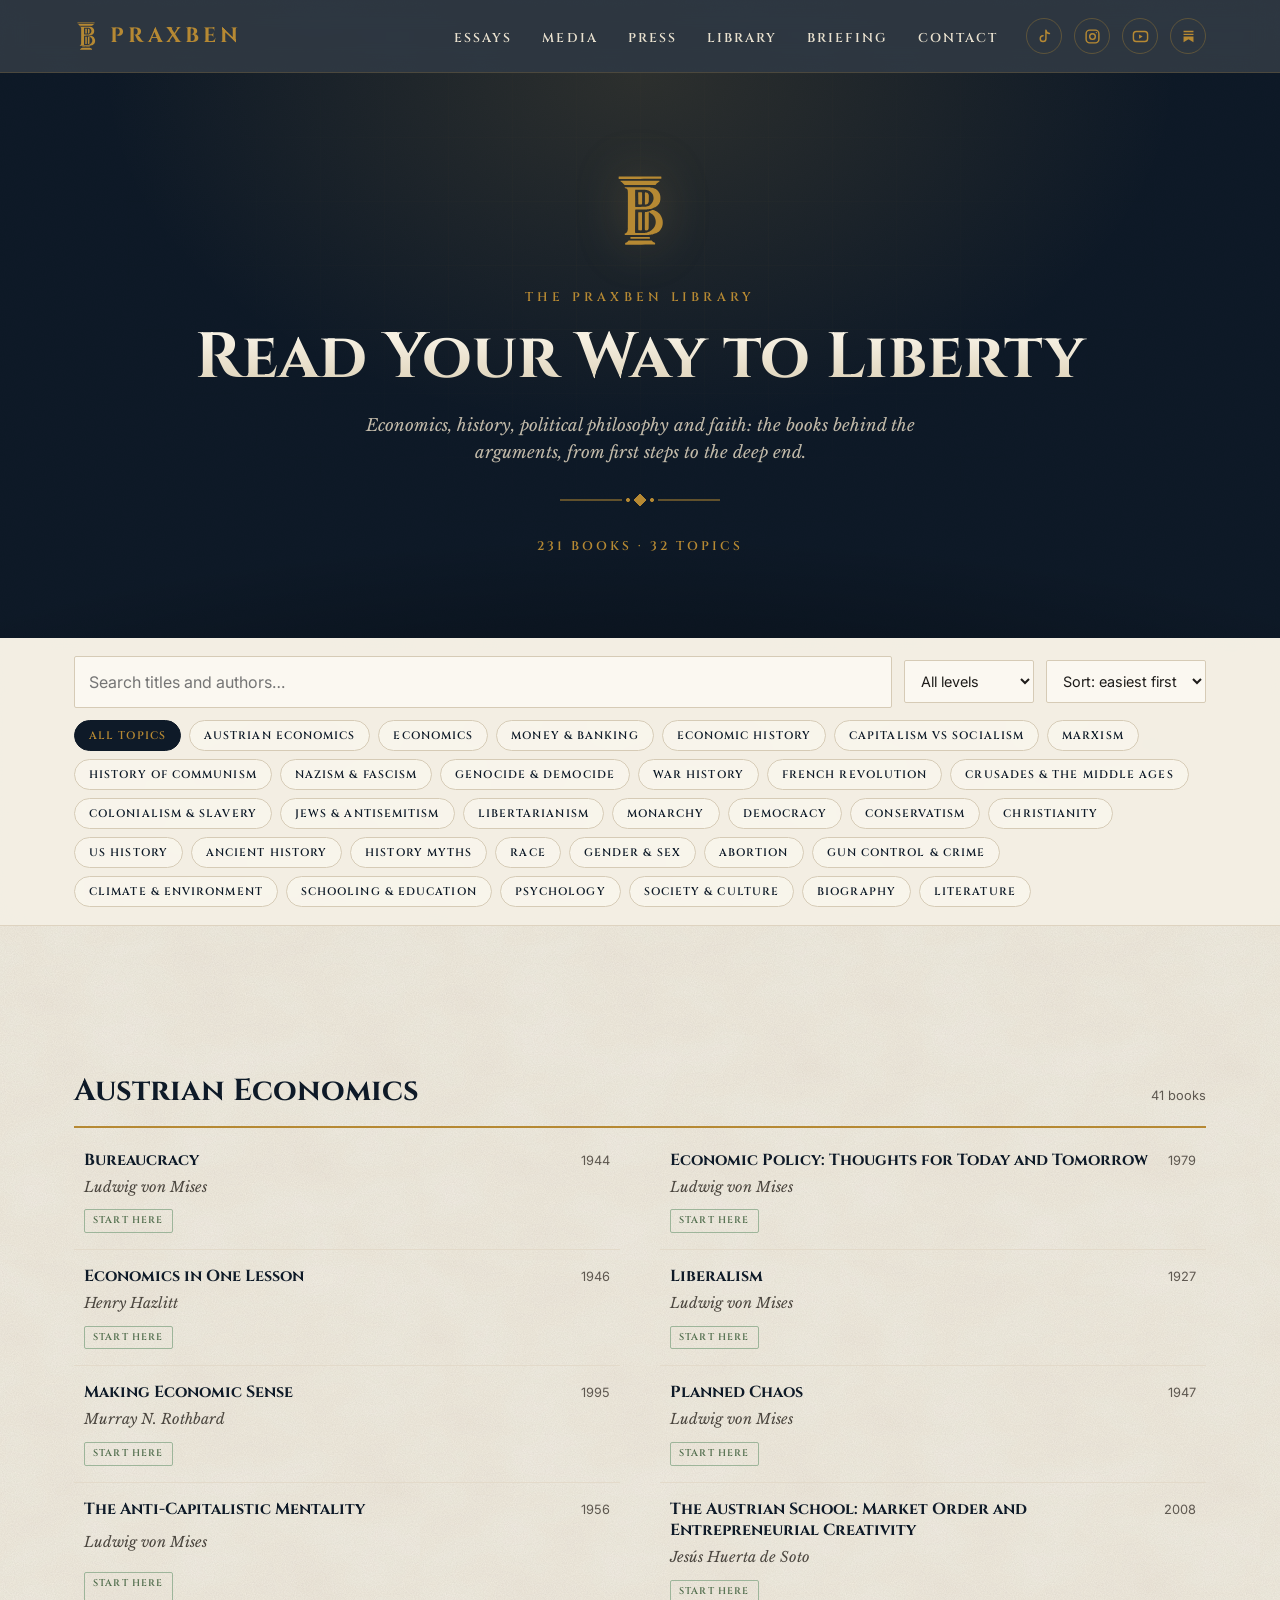
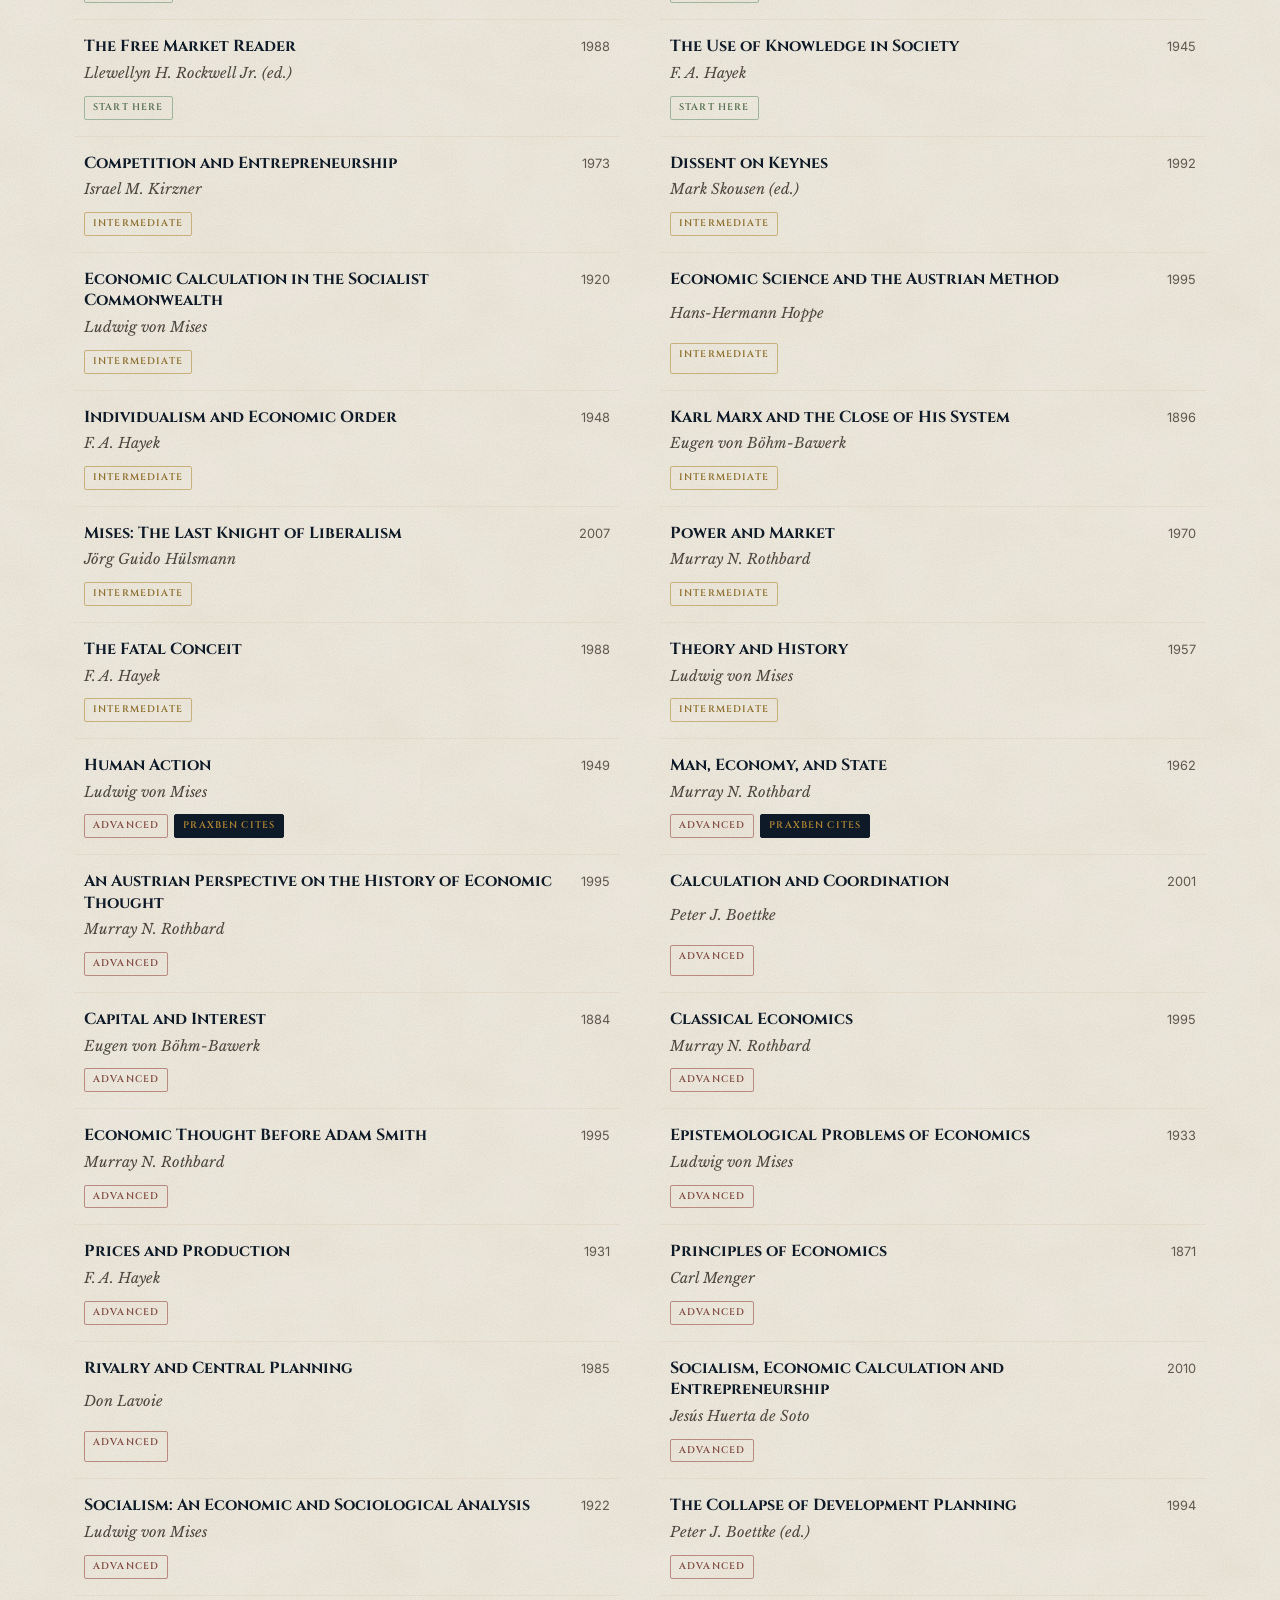
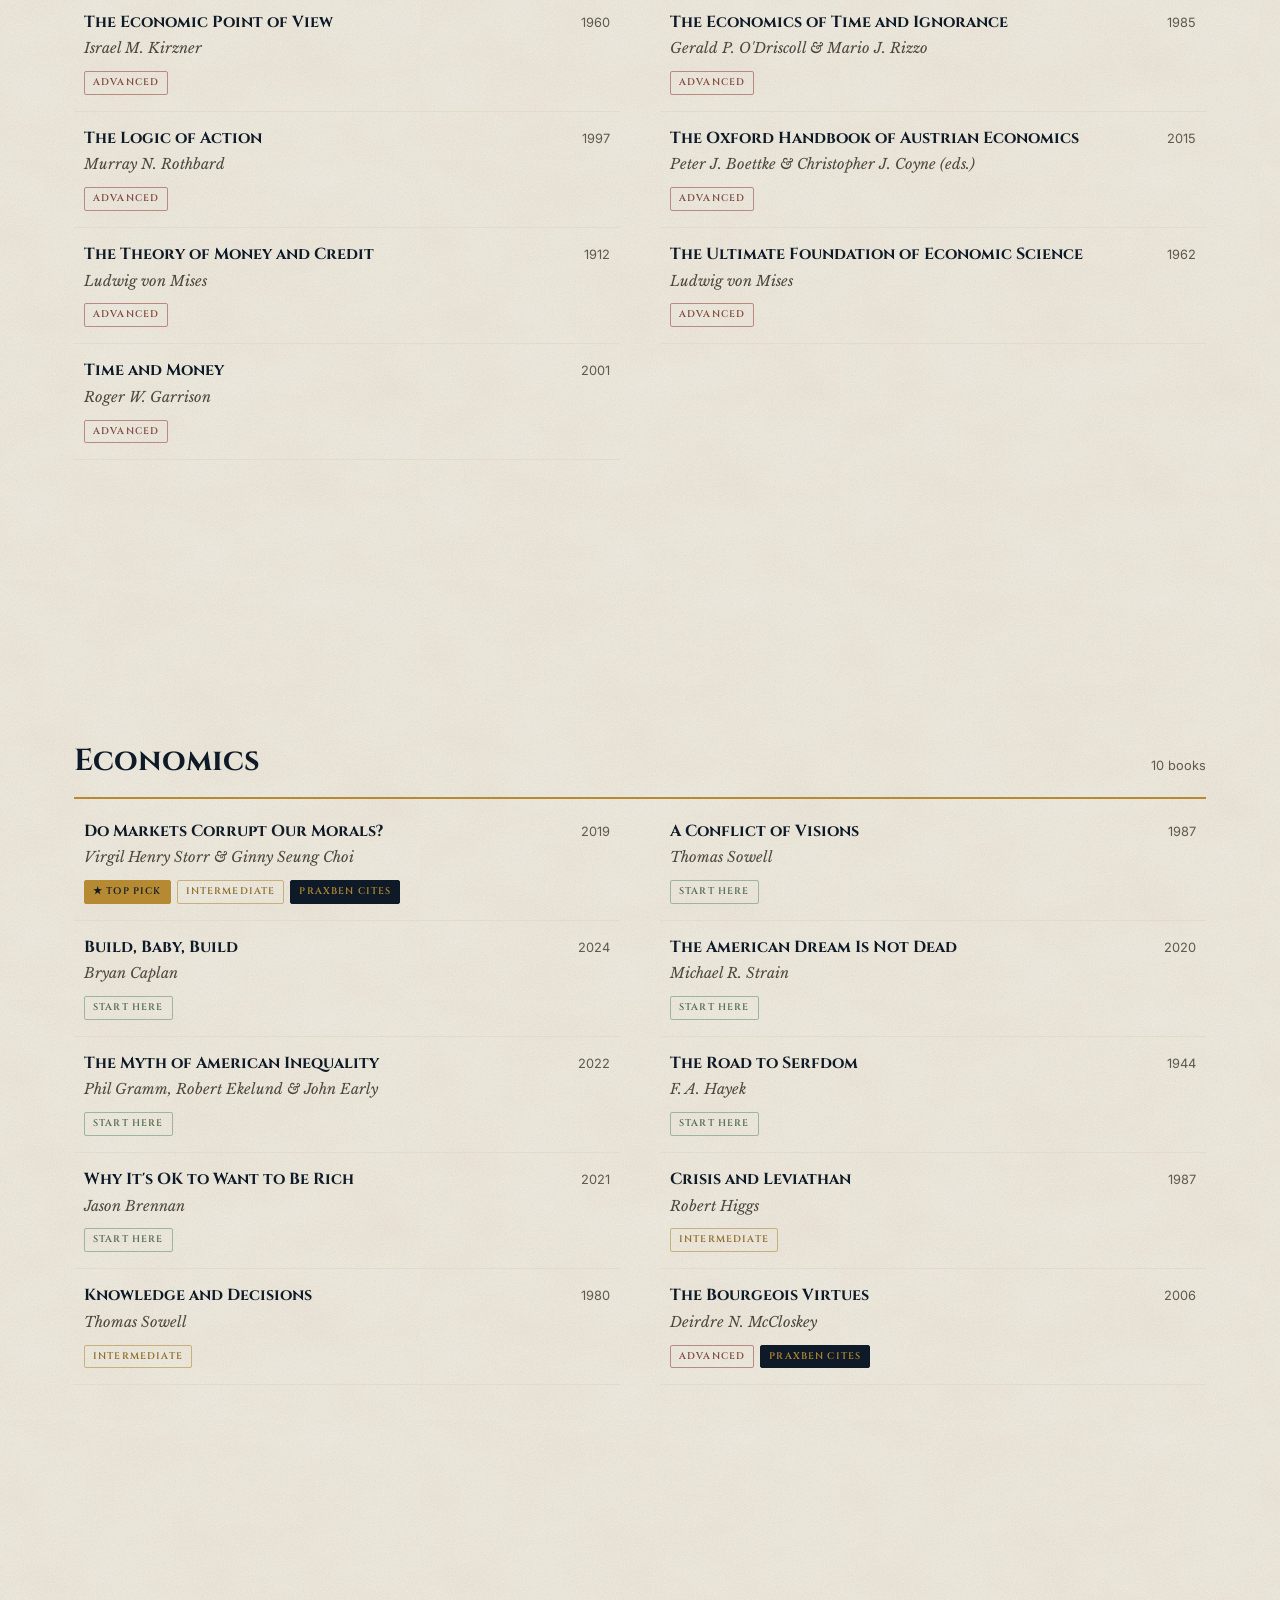
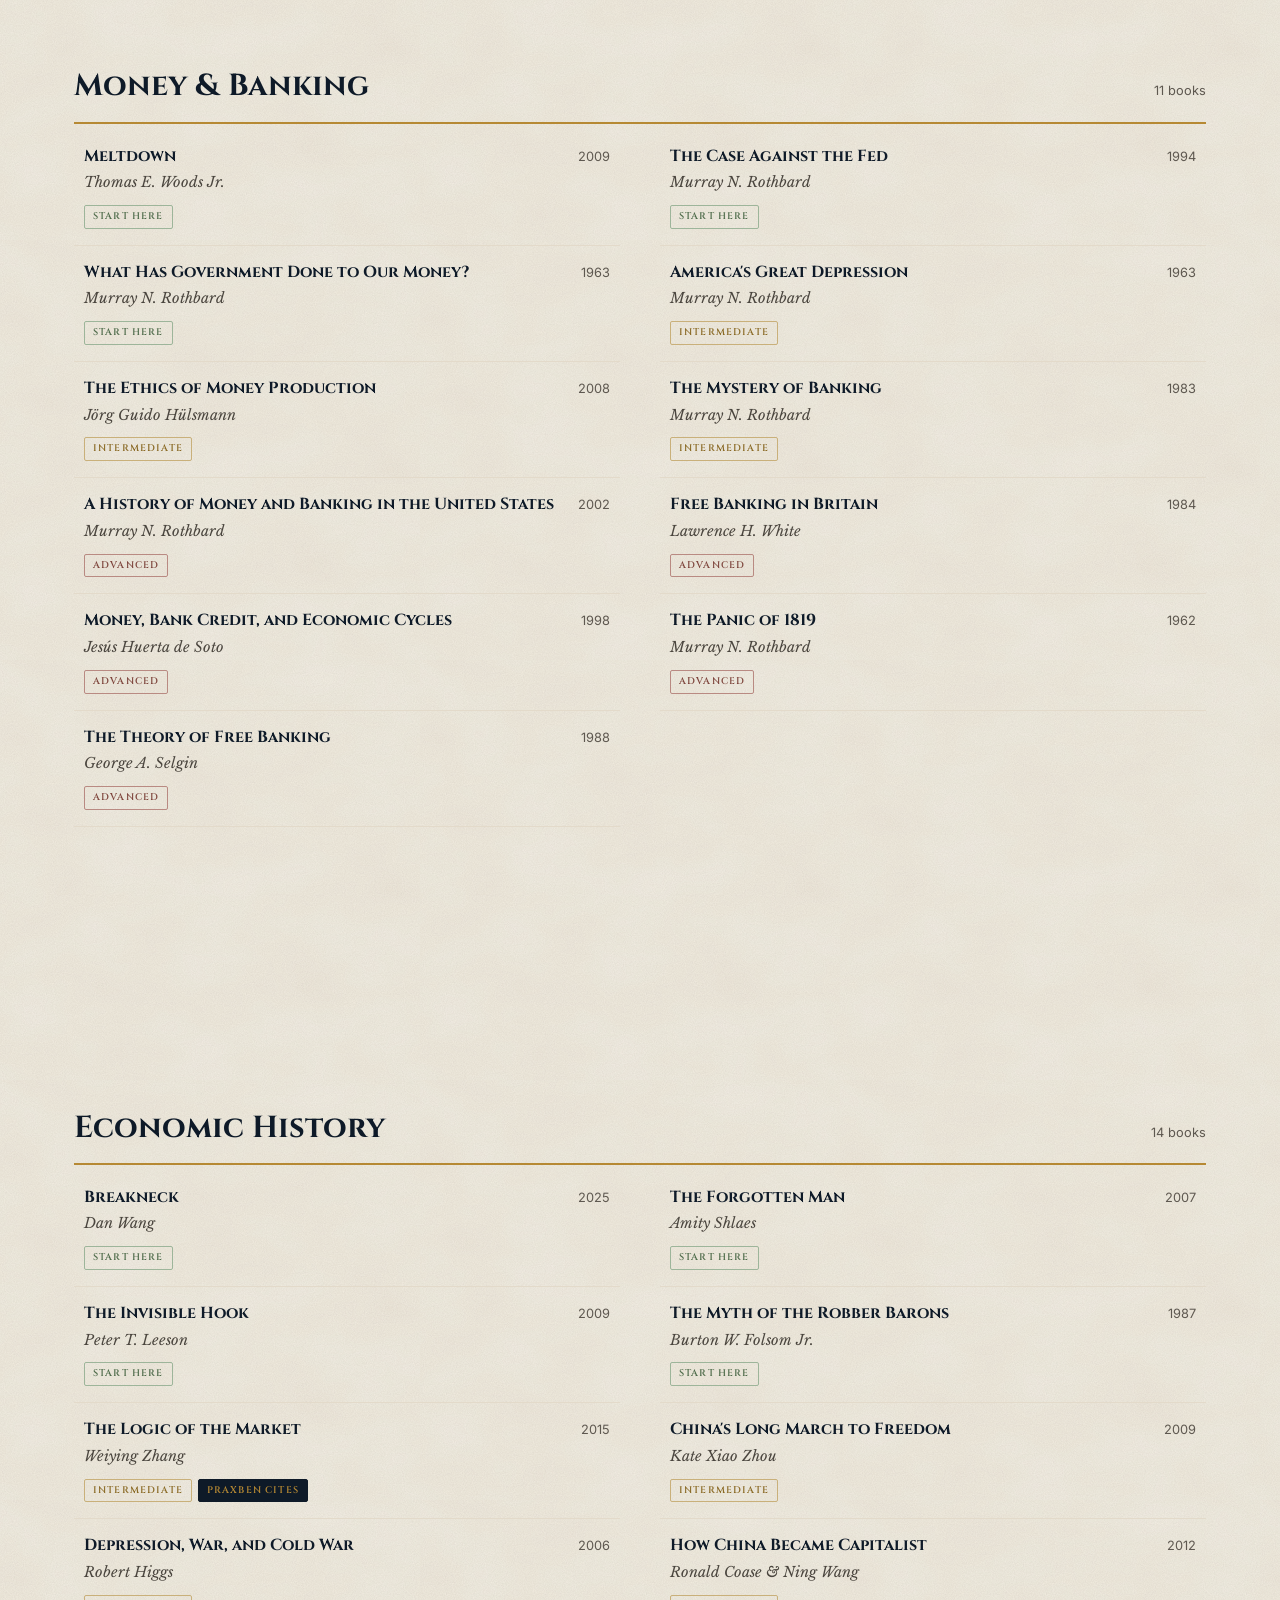
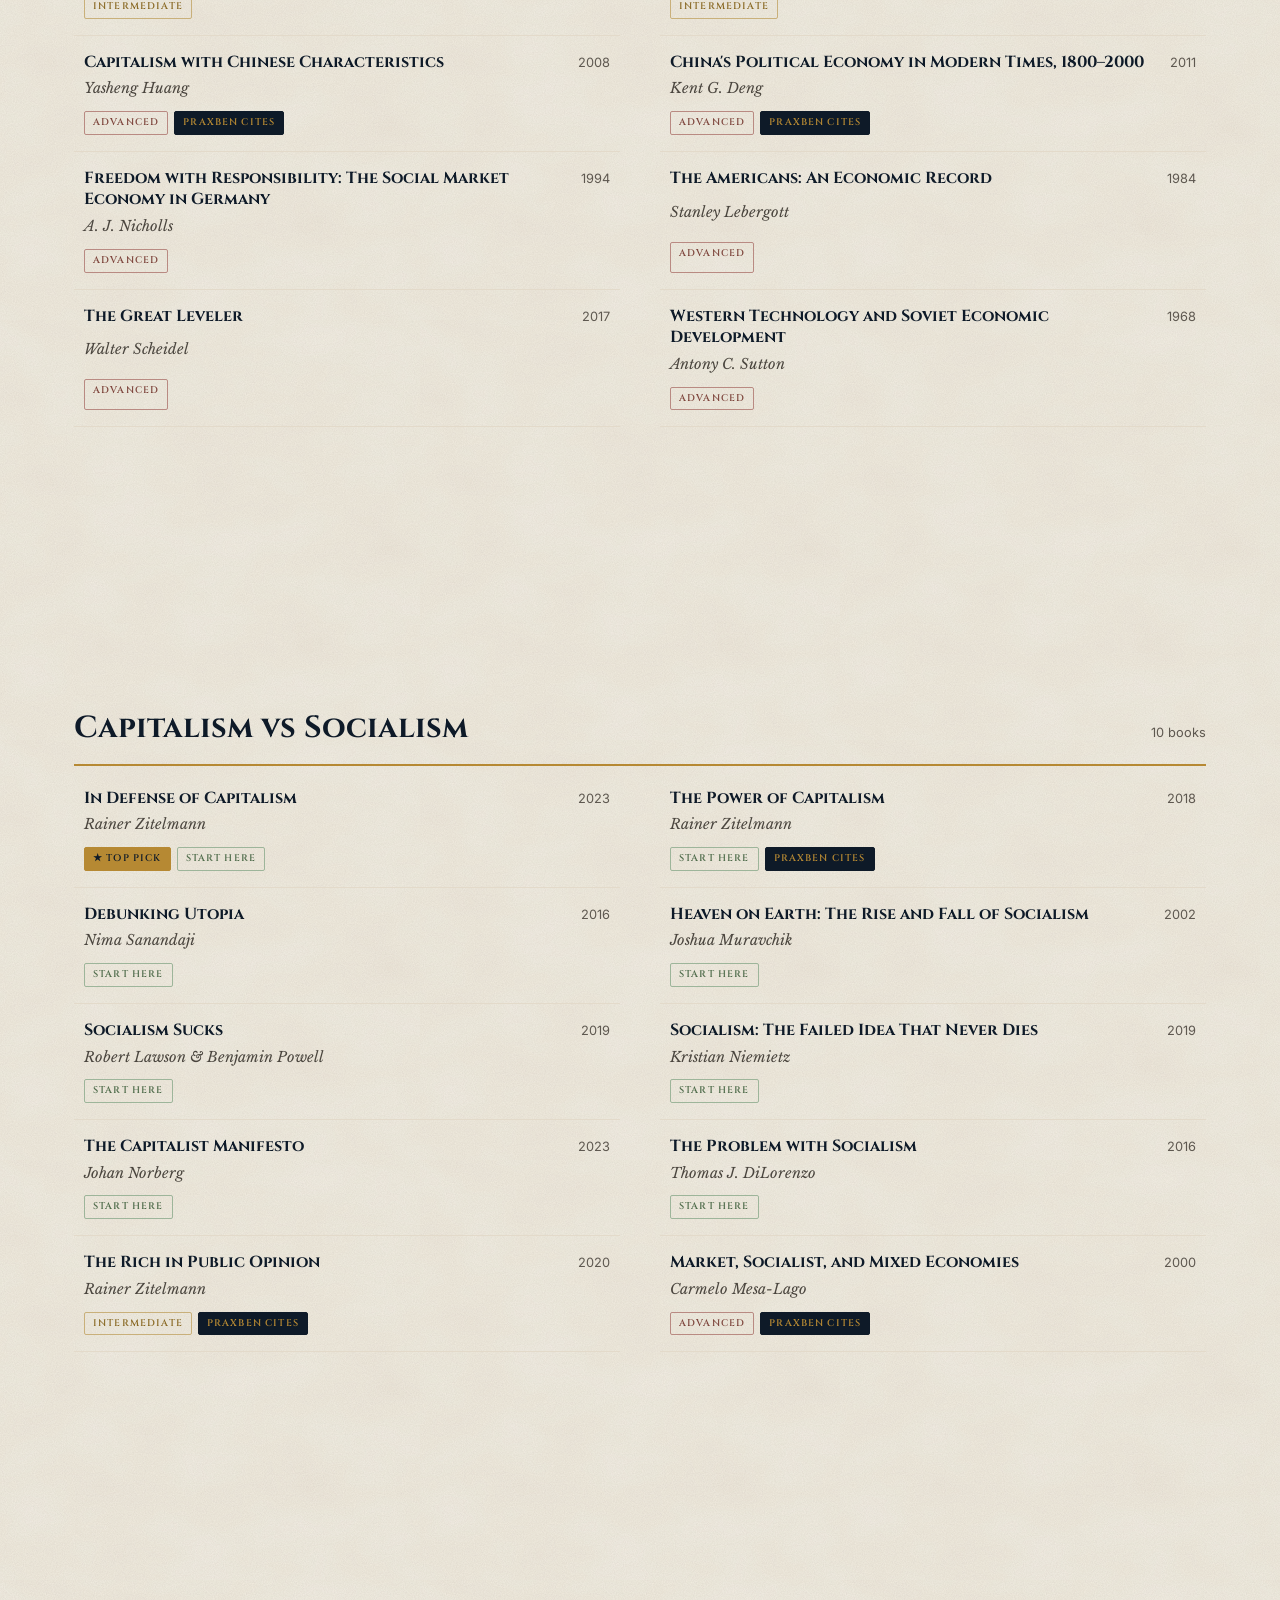
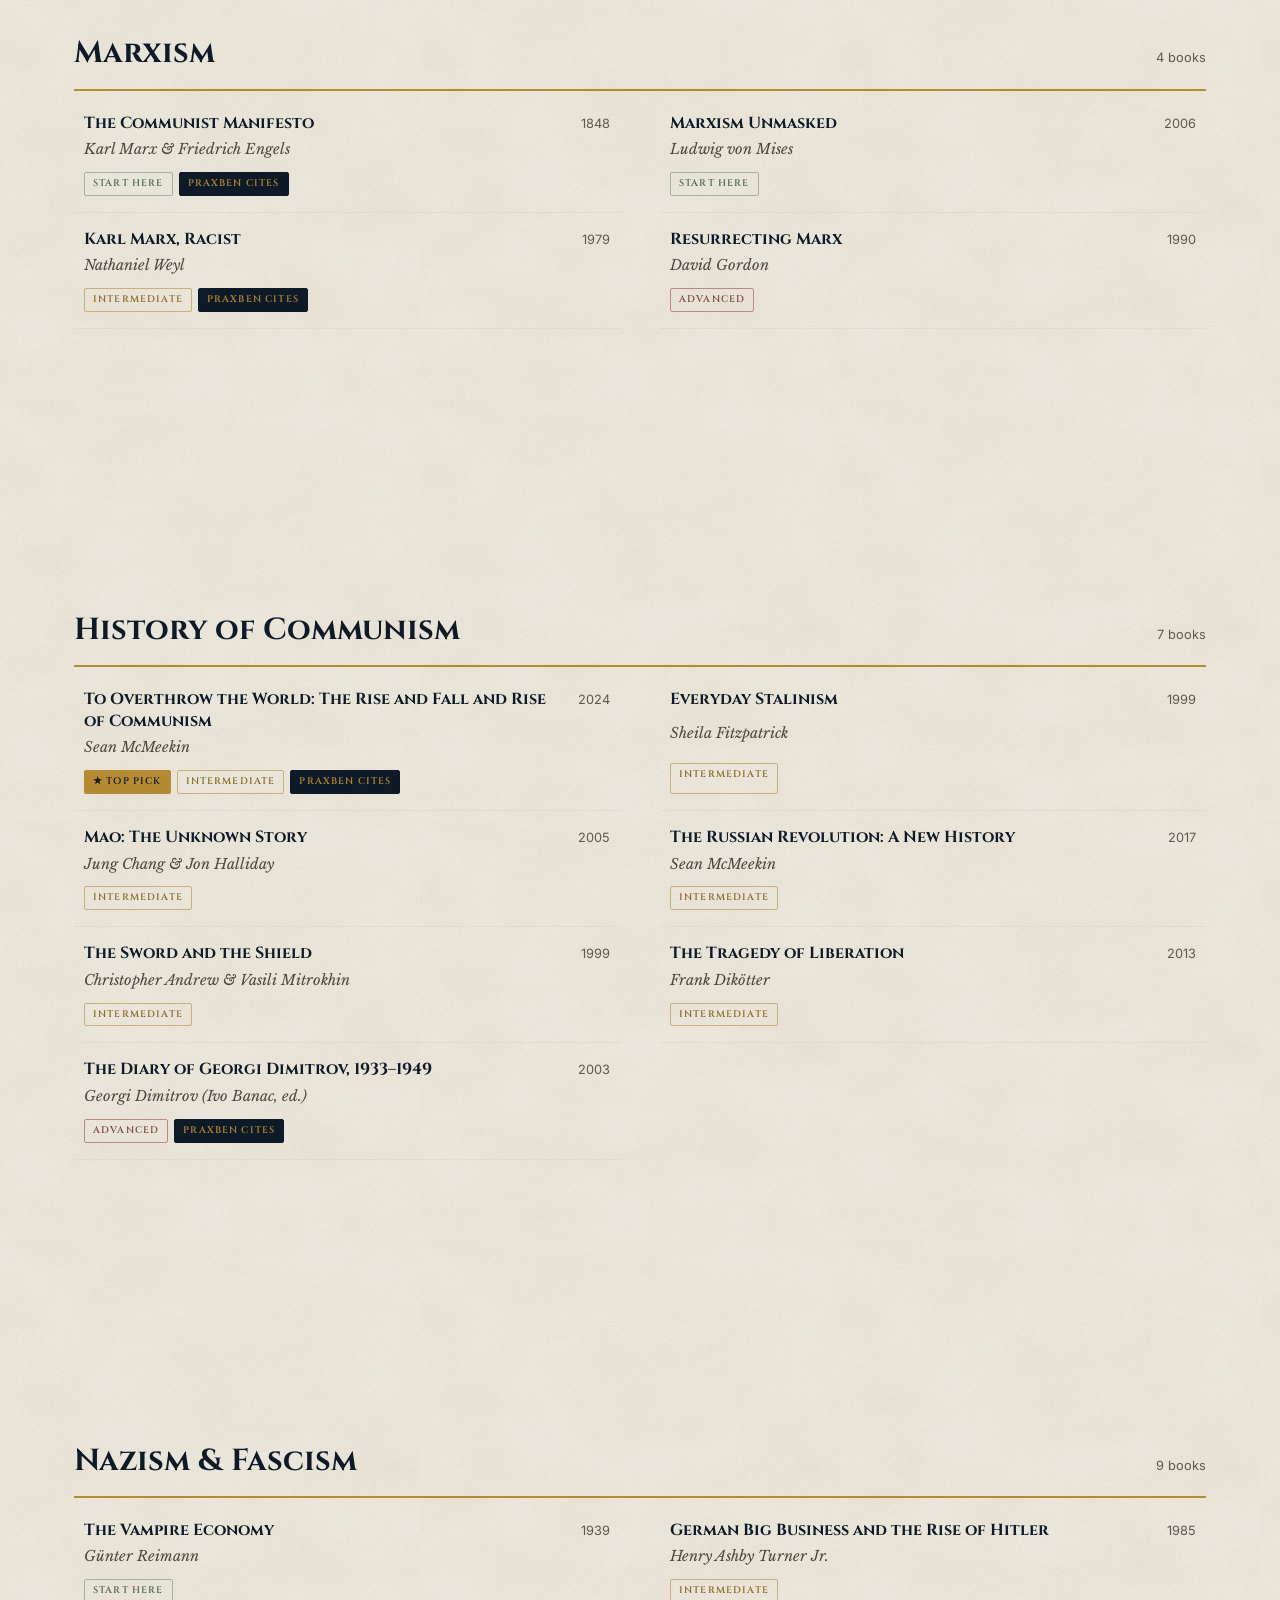
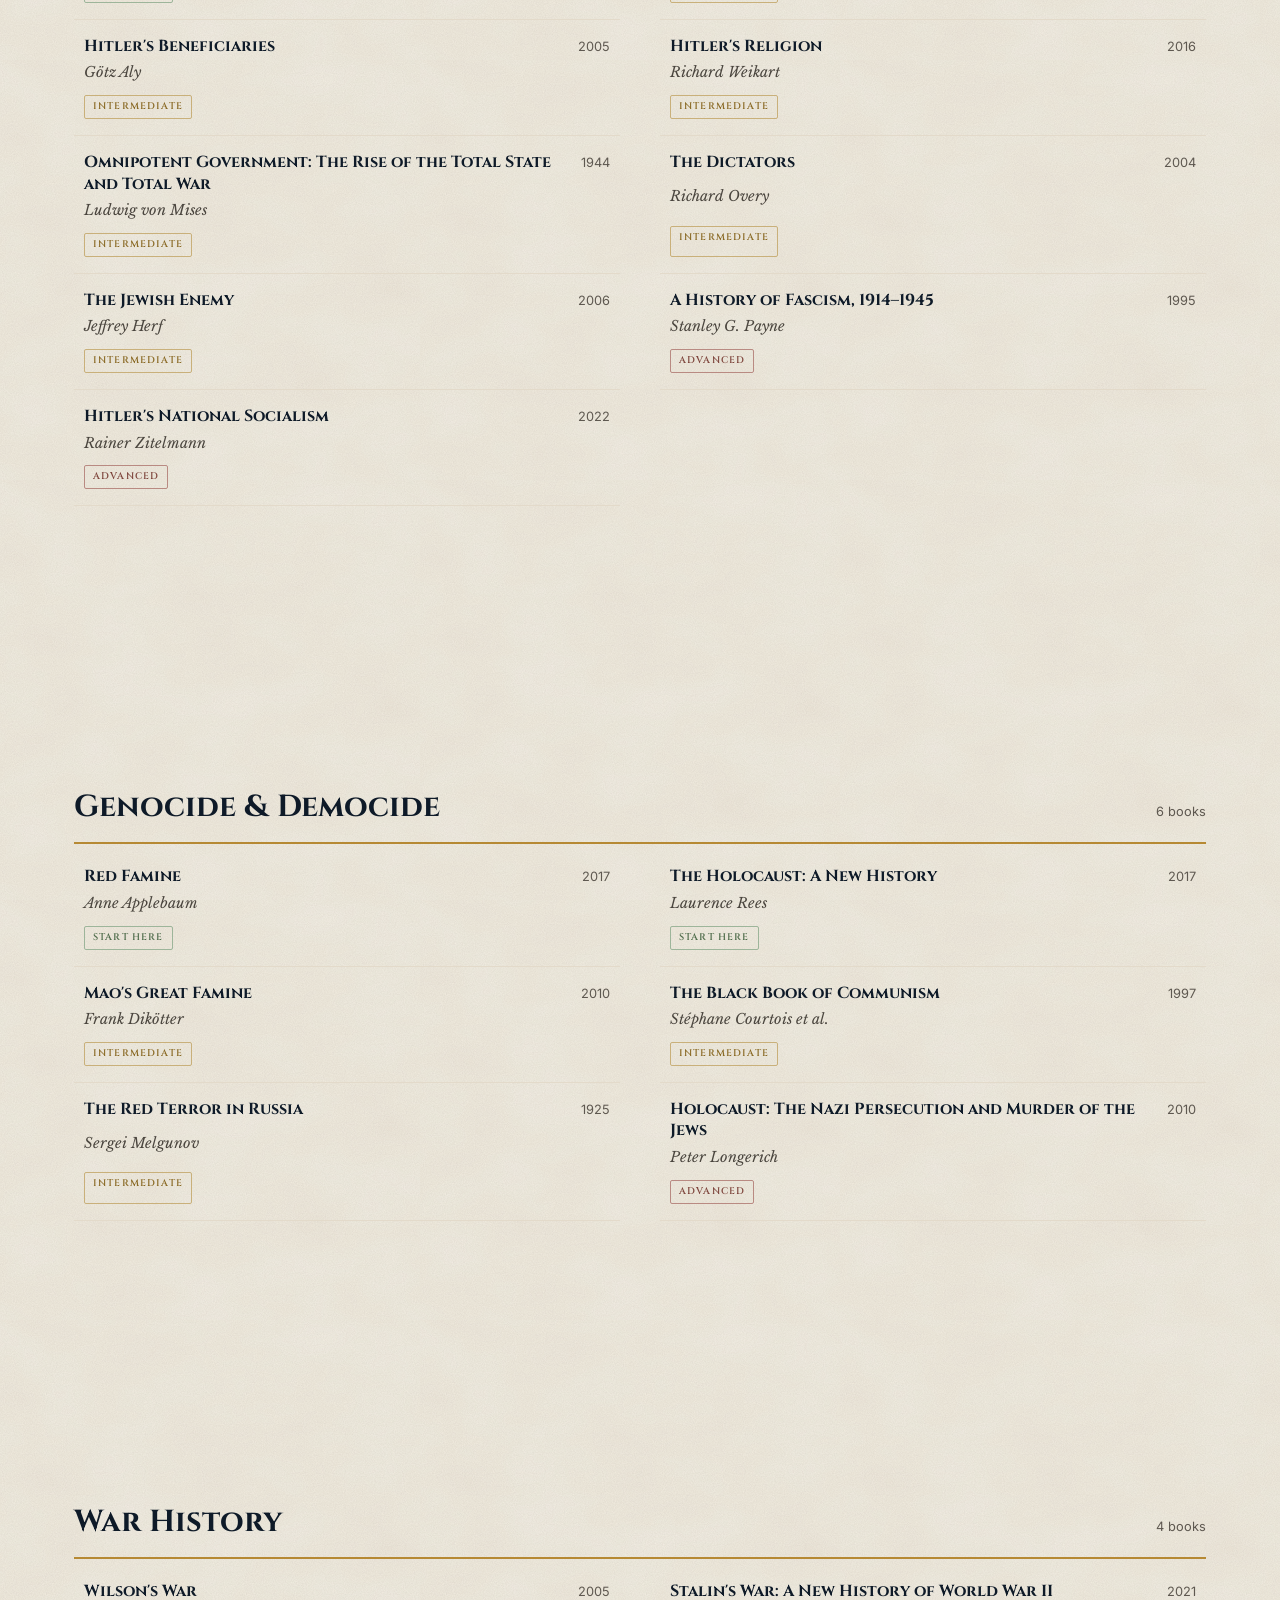
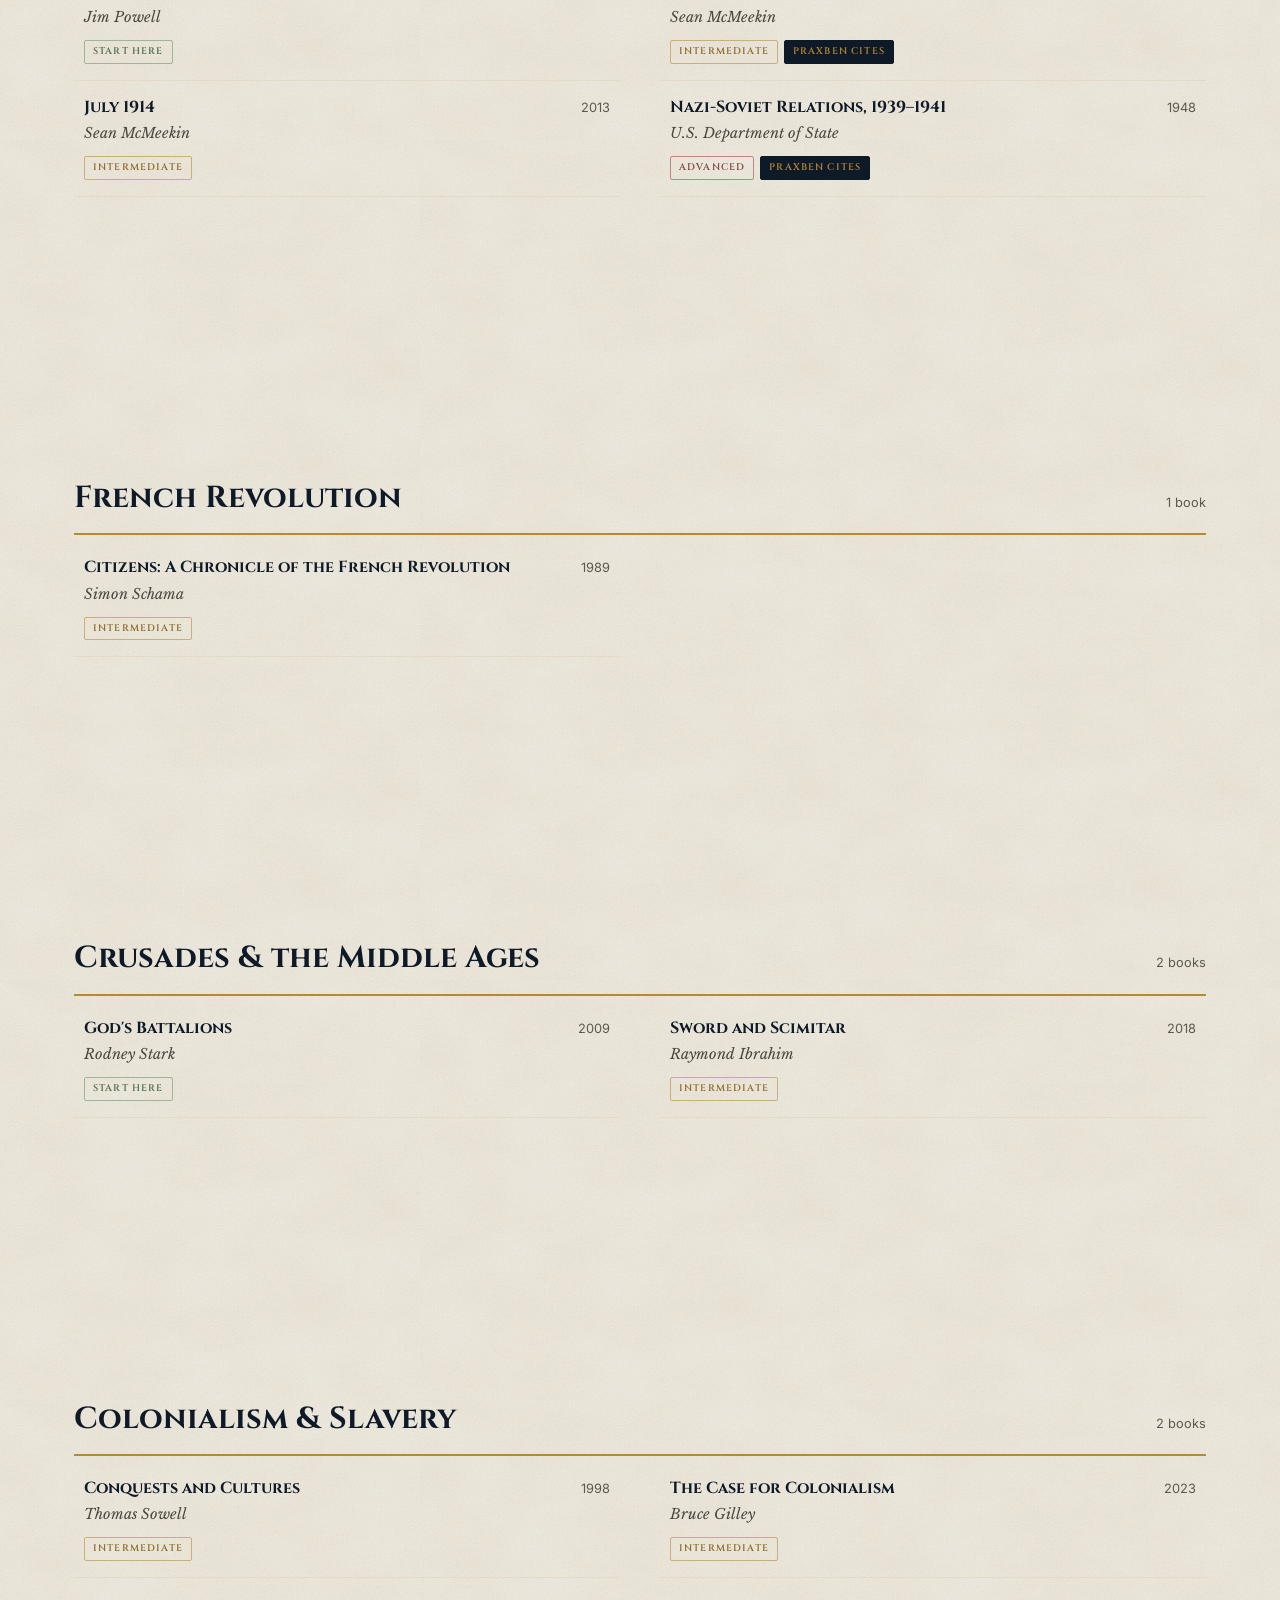
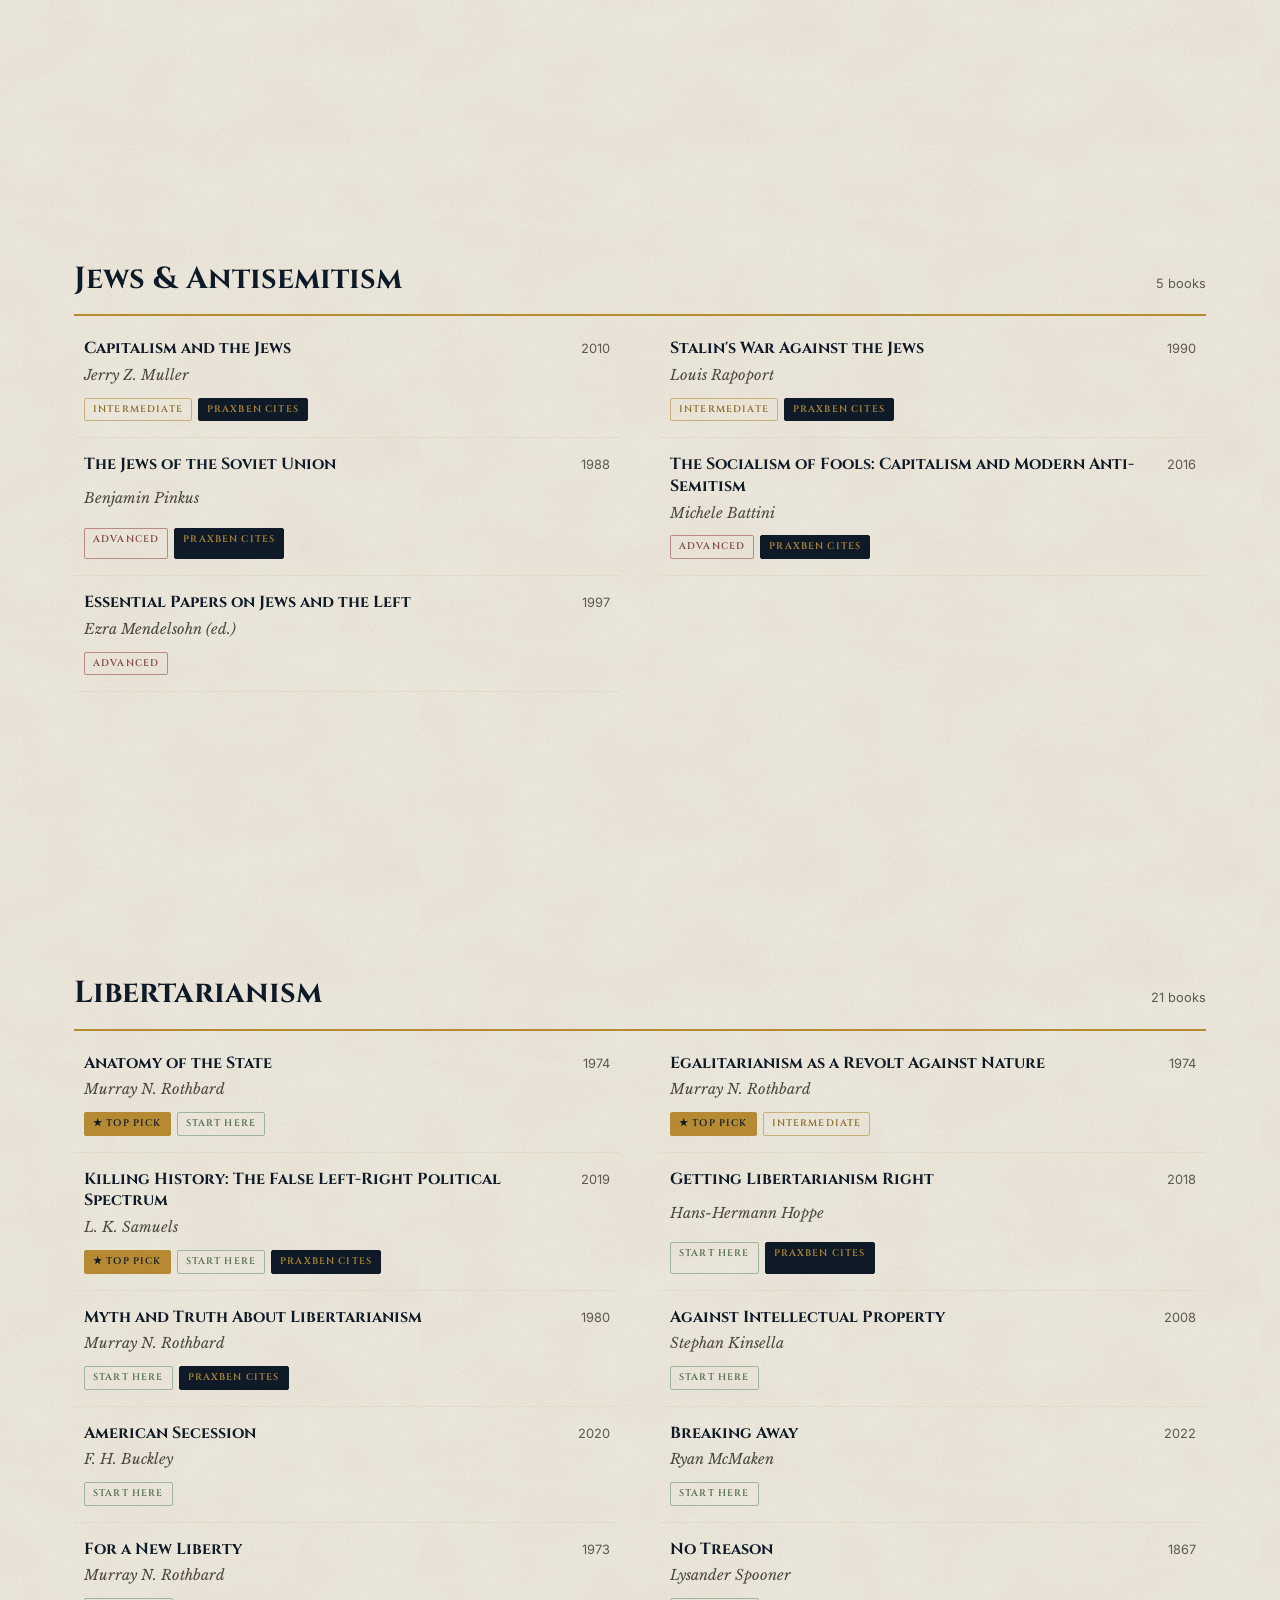
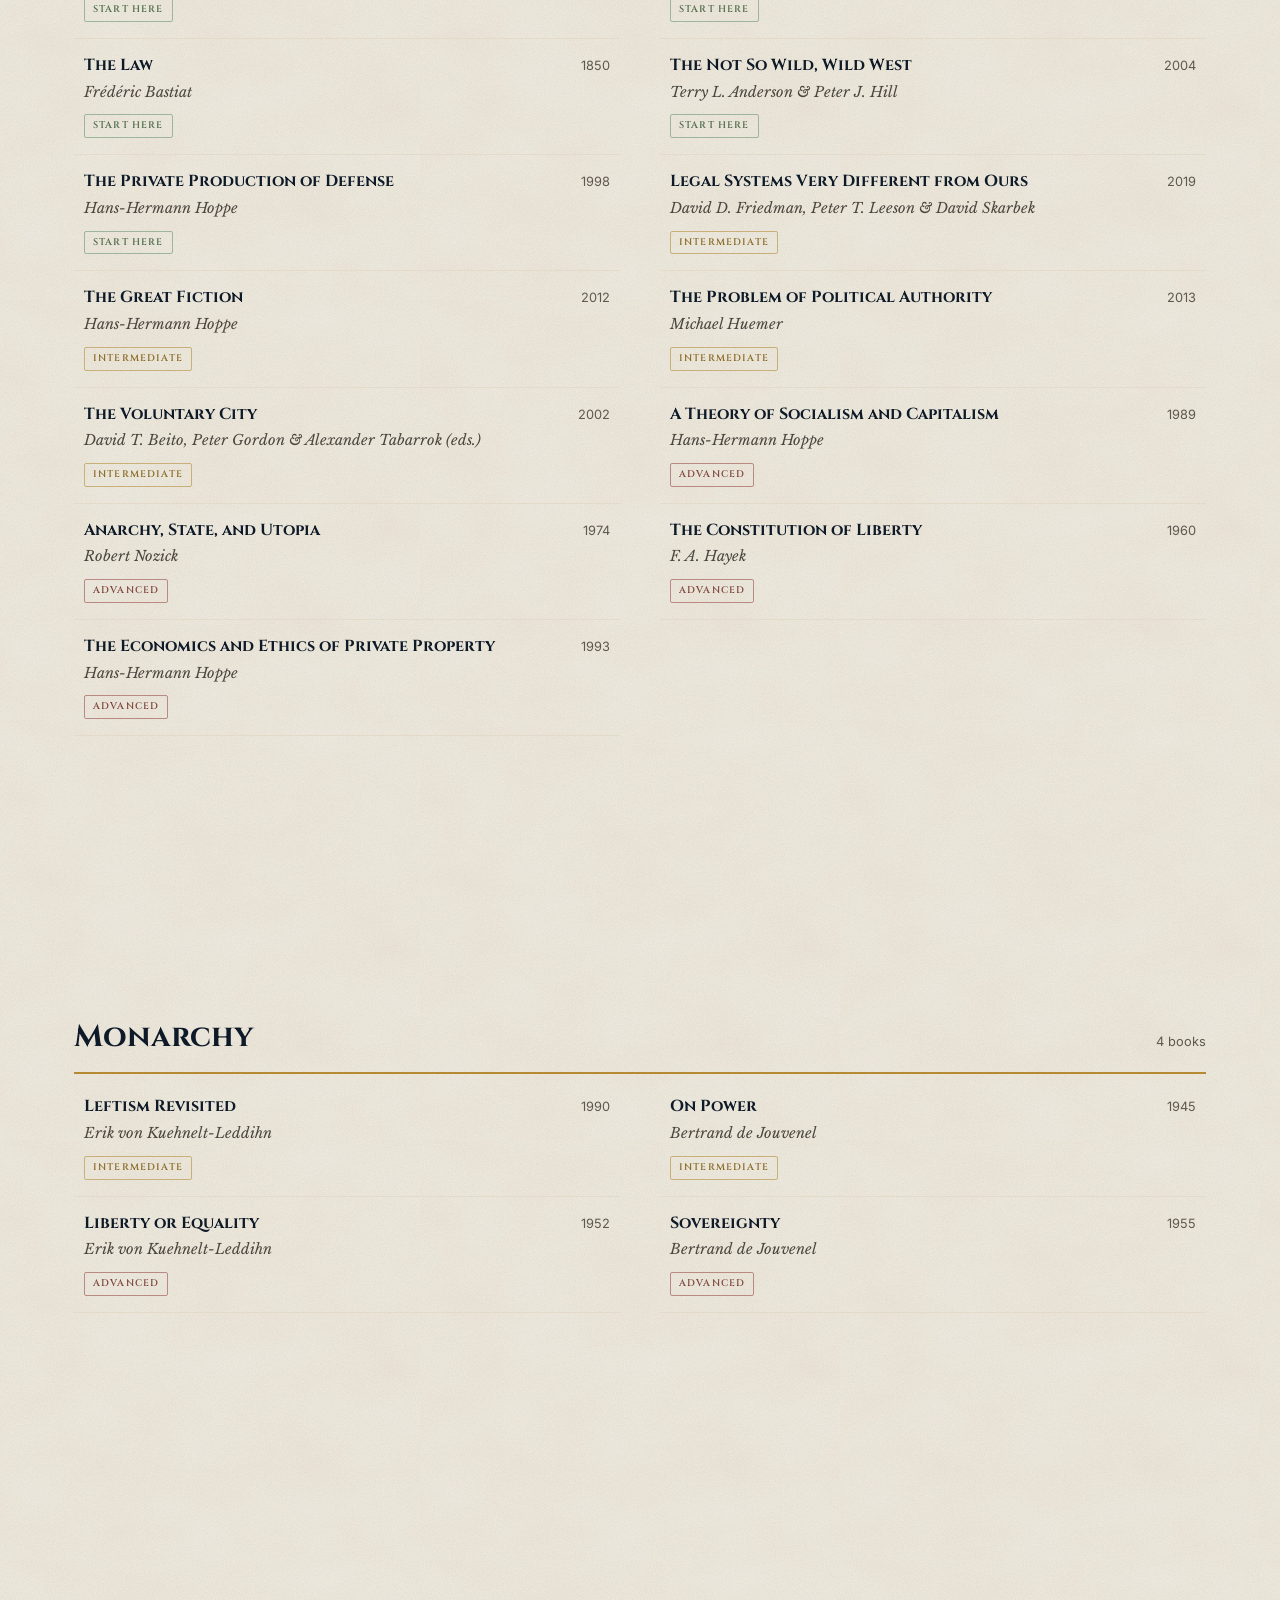
<file: library.html>
<!DOCTYPE html>
<html lang="en">
<head>
<meta charset="UTF-8">
<meta name="viewport" content="width=device-width, initial-scale=1.0">
<title>The PraxBen Library | Reading List</title>
<meta name="description" content="The PraxBen reading list: hundreds of books on economics, history, political philosophy, socialism and its critics, and Christian thought, curated by Benjamin Williams.">
<meta name="theme-color" content="#0E1A28">

<link rel="icon" type="image/svg+xml" href="assets/praxben_monogram_gold.svg">
<link rel="icon" type="image/png" href="assets/praxben_monogram_gold.png">
<link rel="apple-touch-icon" href="assets/praxben_social.png">

<meta property="og:type" content="website">
<meta property="og:site_name" content="PraxBen">
<meta property="og:title" content="The PraxBen Library">
<meta property="og:description" content="Hundreds of books on economics, history, liberty and faith, curated by Benjamin Williams.">
<meta property="og:url" content="https://praxben.com/library.html">
<meta property="og:image" content="https://praxben.com/assets/praxben_social.png">
<meta name="twitter:card" content="summary">

<link rel="canonical" href="https://praxben.com/library.html">
<link rel="preconnect" href="https://fonts.googleapis.com">
<link rel="preconnect" href="https://fonts.gstatic.com" crossorigin>
<link href="https://fonts.googleapis.com/css2?family=Bebas+Neue&family=Cinzel:wght@500;600;700&family=Inter:wght@400;500;600&family=Libre+Baskerville:ital@0;1&display=swap" rel="stylesheet">
<link rel="stylesheet" href="assets/site.css">

<style>
.lib-hero{position:relative;overflow:hidden;isolation:isolate;background:radial-gradient(ellipse 60% 90% at 50% 0,rgba(207,165,82,.16),transparent 70%),radial-gradient(ellipse 120% 80% at 50% 130%,rgba(0,0,0,.5),transparent 60%),var(--grain),var(--navy);padding:90px 0 80px;text-align:center}
.lib-hero::before{content:"";position:absolute;inset:0;z-index:-1;opacity:.5;background-image:linear-gradient(rgba(182,137,51,.06) 1px,transparent 1px),linear-gradient(90deg,rgba(182,137,51,.06) 1px,transparent 1px);background-size:64px 64px;-webkit-mask-image:radial-gradient(ellipse 60% 80% at 50% 30%,#000,transparent 75%);mask-image:radial-gradient(ellipse 60% 80% at 50% 30%,#000,transparent 75%)}
.lib-hero img{width:60px;margin:0 auto 24px;filter:drop-shadow(0 0 24px rgba(207,165,82,.3))}
.lib-hero h1{font-family:'Cinzel',serif;font-weight:700;font-size:clamp(2.4rem,6vw,4rem);line-height:1.08;margin:16px 0 18px;background:linear-gradient(180deg,#F6F0E2 20%,#D9CDB2 100%);-webkit-background-clip:text;background-clip:text;color:transparent}
.lib-hero p{font-family:'Libre Baskerville',Georgia,serif;font-style:italic;color:#C2BAA9;max-width:640px;margin:0 auto;font-size:1.05rem}
.lib-hero .count{font-family:'Cinzel',serif;font-weight:600;letter-spacing:.24em;font-size:.78rem;color:var(--gold);margin-top:30px;text-transform:uppercase}
.lib-hero .rule{margin-top:26px}

.toolbar{position:sticky;top:72px;z-index:20;background:rgba(244,239,228,.92);-webkit-backdrop-filter:blur(10px);backdrop-filter:blur(10px);border-bottom:1px solid #DED3C0;padding:18px 0}
.toolbar .row{display:flex;gap:12px;flex-wrap:wrap;align-items:center}
.toolbar input[type=search]{flex:1 1 260px;font:inherit;padding:12px 14px;border:1px solid #D6CBB6;background:#FBF8F1;border-radius:2px;color:var(--ink)}
.toolbar input[type=search]:focus{outline:2px solid var(--gold);outline-offset:1px}
.toolbar select{font:inherit;font-size:.9rem;padding:11px 12px;border:1px solid #D6CBB6;background:#FBF8F1;border-radius:2px;color:var(--ink)}
.chips{display:flex;gap:8px;flex-wrap:wrap;margin-top:12px}
.chip{font-family:'Cinzel',serif;font-weight:600;font-size:.68rem;letter-spacing:.1em;text-transform:uppercase;background:rgba(251,248,241,.6);color:var(--navy);border:1px solid #D6CBB6;padding:7px 14px;border-radius:40px;cursor:pointer;white-space:nowrap;transition:border-color .25s,background .25s,color .25s}
.chip:hover{border-color:var(--gold)}
.chip[aria-pressed="true"]{background:var(--navy);color:var(--gold);border-color:var(--navy)}
.chip:focus-visible{outline:2px solid var(--gold);outline-offset:2px}

.lib{padding:40px 0 100px}
.topic{margin-top:56px}
.topic:first-child{margin-top:10px}
.topic-head{display:flex;justify-content:space-between;align-items:baseline;gap:16px;border-bottom:2px solid var(--gold);padding-bottom:10px;margin-bottom:6px}
.topic-head h2{font-family:'Cinzel',serif;font-weight:700;font-size:clamp(1.4rem,2.8vw,1.9rem);color:var(--navy)}
.topic-head span{font-size:.8rem;color:var(--muted)}
.books{list-style:none;display:grid;grid-template-columns:repeat(2,1fr);column-gap:40px}
.book-row{display:grid;grid-template-columns:1fr auto;gap:4px 14px;padding:16px 10px;border-bottom:1px solid #E3DACA;transition:background .3s}
.book-row:hover{background:linear-gradient(90deg,rgba(182,137,51,.08),transparent 80%)}
.book-row a.title{font-family:'Cinzel',serif;font-weight:700;font-size:1rem;line-height:1.35;color:var(--navy)}
.book-row a.title:hover{color:var(--gold)}
.book-row .by{grid-column:1;font-family:'Libre Baskerville',Georgia,serif;font-style:italic;font-size:.9rem;color:#4A453E}
.book-row .yr{grid-row:1/3;grid-column:2;align-self:start;font-size:.8rem;color:var(--muted);text-align:right;white-space:nowrap}
.tags{grid-column:1/-1;display:flex;gap:6px;flex-wrap:wrap;margin-top:6px}
.tag{font-family:'Cinzel',serif;font-weight:600;font-size:.6rem;letter-spacing:.12em;text-transform:uppercase;padding:3px 8px;border-radius:2px;border:1px solid #D6CBB6;color:var(--muted)}
.tag.lvl-start{border-color:#9DB59A;color:#4E6B4A}
.tag.lvl-mid{border-color:#C9B07A;color:#8A6A25}
.tag.lvl-deep{border-color:#B98A82;color:#7E453C}
.tag.ben{background:var(--navy);border-color:var(--navy);color:var(--gold)}
.tag.top{background:var(--gold);border-color:var(--gold);color:var(--navy)}
.empty{text-align:center;padding:60px 0;color:var(--muted);font-family:'Libre Baskerville',Georgia,serif;font-style:italic}

/* Review mode (?review): shows where each draft entry came from */
.review-bar{display:none;background:#FFF4D6;border-bottom:1px solid #E6CF8F;padding:12px 0;font-size:.88rem;color:#5B4A1C}
body.review .review-bar{display:block}
.tag.src-w{background:#E8F1E5;border-color:#9DB59A;color:#3E5A3A}
.tag.src-d{background:#E6EEF6;border-color:#8FA9C4;color:#34506D}
.tag.src-s{background:#FBEAEA;border-color:#D9A3A3;color:#8A3A3A}
.tag.src{display:none}
body.review .tag.src{display:inline-block}

@media(max-width:860px){.books{grid-template-columns:1fr}}
@media(max-width:760px){.toolbar{top:72px;position:static}}
</style>
<script>document.documentElement.classList.add('js')</script>
</head>
<body>

<header>
<div class="container navbar">
<a class="brand" href="index.html" aria-label="PraxBen home">
<img src="assets/praxben_monogram_gold.svg" alt="">
<span class="brand-name">PRAXBEN</span>
</a>
<button class="menu-toggle" type="button" aria-label="Open menu" aria-expanded="false"><svg viewBox="0 0 24 24" fill="none" stroke="currentColor" stroke-width="2"><path d="M3 6h18M3 12h18M3 18h18"/></svg></button>
<div class="nav-wrap">
<nav aria-label="Main">
<ul>
<li><a href="index.html#essays">Essays</a></li>
<li><a href="index.html#media">Media</a></li>
<li><a href="index.html#press">Press</a></li>
<li><a href="library.html" aria-current="page">Library</a></li>
<li><a href="index.html#briefing">Briefing</a></li>
<li><a href="index.html#contact">Contact</a></li>
</ul>
</nav>
<ul class="social" aria-label="PraxBen on social media">
<li><a href="https://www.tiktok.com/@prax.ben" target="_blank" rel="noopener me" aria-label="TikTok"><svg viewBox="0 0 24 24" fill="none" stroke="currentColor" stroke-width="2" stroke-linecap="round"><path d="M14 3c.4 2.8 2.3 4.6 5 4.8M14 3v12a4 4 0 1 1-4-4"/></svg></a></li>
<li><a href="https://www.instagram.com/prax.ben/" target="_blank" rel="noopener me" aria-label="Instagram"><svg viewBox="0 0 24 24" fill="none" stroke="currentColor" stroke-width="2"><rect x="3" y="3" width="18" height="18" rx="5"/><circle cx="12" cy="12" r="4"/><circle cx="17.5" cy="6.5" r="1" fill="currentColor" stroke="none"/></svg></a></li>
<li><a href="https://www.youtube.com/@praxben" target="_blank" rel="noopener me" aria-label="YouTube"><svg viewBox="0 0 24 24"><rect x="2" y="5" width="20" height="14" rx="4" fill="none" stroke="currentColor" stroke-width="2"/><path d="M10 9l5 3-5 3z" fill="currentColor"/></svg></a></li>
<li><a href="https://praxben.substack.com" target="_blank" rel="noopener me" aria-label="Substack"><svg viewBox="0 0 24 24" fill="currentColor"><path d="M5 4h14v2H5zM5 8h14v2H5zM5 12h14v8l-7-4-7 4z"/></svg></a></li>
</ul>
</div>
</div>
</header>

<div class="review-bar"><div class="container" id="review-summary">Review mode.</div></div>

<main>
<section class="lib-hero">
<div class="container">
<img src="assets/praxben_monogram_gold.svg" alt="">
<span class="eyebrow">The PraxBen Library</span>
<h1>Read Your Way to Liberty</h1>
<p>Economics, history, political philosophy and faith: the books behind the arguments, from first steps to the deep end.</p>
<div class="rule"></div>
<div class="count" id="count"></div>
</div>
</section>

<div class="toolbar">
<div class="container">
<div class="row">
<input type="search" id="q" placeholder="Search titles and authors…" aria-label="Search books">
<select id="level" aria-label="Reading level">
<option value="">All levels</option>
<option value="start">Start here</option>
<option value="mid">Intermediate</option>
<option value="deep">Advanced</option>
</select>
<select id="sort" aria-label="Sort books">
<option value="level">Sort: easiest first</option>
<option value="title">Sort: title A–Z</option>
<option value="author">Sort: author A–Z</option>
<option value="year">Sort: oldest first</option>
</select>
</div>
<div class="chips" id="chips" role="group" aria-label="Filter by topic"></div>
</div>
</div>

<section class="lib" style="padding-top:20px">
<div class="container" id="list"></div>
</section>
</main>

<footer>
<div class="container">
<img src="assets/praxben_lockup_gold.svg" class="lockup" alt="PraxBen: Liberty. Reason. History.">
<ul class="social" aria-label="PraxBen on social media">
<li><a href="https://www.tiktok.com/@prax.ben" target="_blank" rel="noopener me" aria-label="TikTok"><svg viewBox="0 0 24 24" fill="none" stroke="currentColor" stroke-width="2" stroke-linecap="round"><path d="M14 3c.4 2.8 2.3 4.6 5 4.8M14 3v12a4 4 0 1 1-4-4"/></svg></a></li>
<li><a href="https://www.instagram.com/prax.ben/" target="_blank" rel="noopener me" aria-label="Instagram"><svg viewBox="0 0 24 24" fill="none" stroke="currentColor" stroke-width="2"><rect x="3" y="3" width="18" height="18" rx="5"/><circle cx="12" cy="12" r="4"/><circle cx="17.5" cy="6.5" r="1" fill="currentColor" stroke="none"/></svg></a></li>
<li><a href="https://www.youtube.com/@praxben" target="_blank" rel="noopener me" aria-label="YouTube"><svg viewBox="0 0 24 24"><rect x="2" y="5" width="20" height="14" rx="4" fill="none" stroke="currentColor" stroke-width="2"/><path d="M10 9l5 3-5 3z" fill="currentColor"/></svg></a></li>
<li><a href="https://praxben.substack.com" target="_blank" rel="noopener me" aria-label="Substack"><svg viewBox="0 0 24 24" fill="currentColor"><path d="M5 4h14v2H5zM5 8h14v2H5zM5 12h14v8l-7-4-7 4z"/></svg></a></li>
</ul>
<nav aria-label="Footer">
<ul>
<li><a href="index.html#essays">Essays</a></li>
<li><a href="index.html#media">Media</a></li>
<li><a href="index.html#press">Press</a></li>
<li><a href="library.html">Library</a></li>
<li><a href="index.html#contact">Contact</a></li>
</ul>
</nav>
<p>© 2026 PraxBen.com · Benjamin Williams</p>
</div>
</footer>

<script>
(function(){
var h=document.querySelector('header'),b=h&&h.querySelector('.menu-toggle');if(!b)return;
b.addEventListener('click',function(){var o=h.classList.toggle('open');b.setAttribute('aria-expanded',o);b.setAttribute('aria-label',o?'Close menu':'Open menu');});
})();
</script>
<script src="books.js"></script>
<script>
(function(){
var BOOKS=window.BOOKS||[];
// Only show topics that currently have books
var TOPICS=(window.TOPICS||[]).filter(function(t){return BOOKS.some(function(b){return b[3]===t})});
var review=/[?&]review\b/.test(location.search);
if(review) document.body.classList.add('review');
var LV={start:'Start here',mid:'Intermediate',deep:'Advanced'}, LO={start:0,mid:1,deep:2};
var TOP=window.TOP_PICKS||[];
function topRank(b){var i=TOP.indexOf(b[0]);return i<0?99:i}
var state={q:'',topic:'',level:'',sort:'level'};
function esc(s){return String(s).replace(/[&<>"']/g,function(c){return {'&':'&amp;','<':'&lt;','>':'&gt;','"':'&quot;',"'":'&#39;'}[c]})}
function yr(y){return y<0?'c. '+(-y)+' BC':(y<1000?'c. '+y:y)}
function norm(s){return s.normalize('NFD').replace(/[̀-ͯ]/g,'').toLowerCase()}
function surname(a){var p=a.replace(/\(.*?\)/g,'').split(/,|&| and /)[0].trim().split(' ');return p[p.length-1]}

document.getElementById('count').textContent=BOOKS.length+' books · '+TOPICS.length+' topics';

var chips=document.getElementById('chips');
chips.innerHTML='<button class="chip" type="button" data-t="" aria-pressed="true">All topics</button>'+TOPICS.map(function(t){return '<button class="chip" type="button" data-t="'+esc(t)+'" aria-pressed="false">'+esc(t)+'</button>'}).join('');
chips.addEventListener('click',function(e){var b=e.target.closest('.chip');if(!b)return;state.topic=b.dataset.t;chips.querySelectorAll('.chip').forEach(function(c){c.setAttribute('aria-pressed',c===b)});render();});
document.getElementById('q').addEventListener('input',function(e){state.q=norm(e.target.value.trim());render();});
document.getElementById('level').addEventListener('change',function(e){state.level=e.target.value;render();});
document.getElementById('sort').addEventListener('change',function(e){state.sort=e.target.value;render();});

if(review){
var c={w:0,d:0,s:0};BOOKS.forEach(function(b){c[b[5]||'s']++});
document.getElementById('review-summary').innerHTML='<strong>Review mode (draft).</strong> Green = cited in your writing ('+c.w+'), blue = in your Dropbox research library ('+c.d+'), red = suggested by Claude ('+c.s+'). Delete lines in books.js to remove books.';
}

function cmp(a,b){
var t=topRank(a)-topRank(b);if(t)return t;
if(state.sort==='title')return a[0].localeCompare(b[0]);
if(state.sort==='author')return surname(a[1]).localeCompare(surname(b[1]));
if(state.sort==='year')return a[2]-b[2];
return (LO[a[4]]-LO[b[4]])||(b[5]==='w')-(a[5]==='w')||a[0].localeCompare(b[0]);
}
function row(b){
var href='https://www.google.com/search?tbm=bks&q='+encodeURIComponent(b[0]+' '+b[1]);
var src=b[5]||'s', srcLabel={w:'Cited in my writing',d:'In my library',s:'Suggested'}[src];
return '<li class="book-row"><a class="title" href="'+href+'" target="_blank" rel="noopener">'+esc(b[0])+'</a>'+
'<span class="yr">'+yr(b[2])+'</span><span class="by">'+esc(b[1])+'</span>'+
'<span class="tags">'+(topRank(b)<99?'<span class="tag top">★ Top pick</span>':'')+'<span class="tag lvl-'+b[4]+'">'+LV[b[4]]+'</span>'+(b[5]==='w'?'<span class="tag ben">PraxBen cites</span>':'')+
'<span class="tag src src-'+src+'">'+srcLabel+'</span></span></li>';
}
function render(){
var hits=BOOKS.filter(function(b){
return (!state.topic||b[3]===state.topic)&&(!state.level||b[4]===state.level)&&(!state.q||norm(b[0]+' '+b[1]).indexOf(state.q)>-1);
});
var out=TOPICS.filter(function(t){return !state.topic||t===state.topic}).map(function(t){
var list=hits.filter(function(b){return b[3]===t}).sort(cmp);
if(!list.length)return '';
return '<section class="topic" id="'+esc(t.toLowerCase().replace(/[^a-z]+/g,'-'))+'"><div class="topic-head"><h2>'+esc(t)+'</h2><span>'+list.length+' book'+(list.length>1?'s':'')+'</span></div><ul class="books">'+list.map(row).join('')+'</ul></section>';
}).join('');
document.getElementById('list').innerHTML=out||'<p class="empty">No books match that search.</p>';
}
render();
})();
</script>
<script src="assets/fx.js"></script>
<script src="/assets/analytics.js"></script>
</body>
</html>
</file>
<file: assets/site.css>
/* PraxBen house style: navy + logo gold, ink & cream, cardstock and lamplight.
   Mirrors the video kit: Cinzel labels, Bebas numbers, projector frames, spotlight pools. */
:root{
--navy:#0E1A28;
--navy-2:#14243A;
--navy-3:#091320;
--gold:#B68933;
--gold-hi:#CFA552;
--gold-lo:#8C6824;
--cream:#E9E1CF;
--paper:#F4EFE4;
--stock:#FBF8F1;
--ink:#1E1C1A;
--muted:#5E5850;
--dim:#A79F90;
--rule:rgba(182,137,51,.35);
--hair:#DED3C0;
--max:1180px;
--ease:cubic-bezier(.22,.61,.36,1);
--grain:url("data:image/svg+xml,%3Csvg xmlns='http://www.w3.org/2000/svg' width='200' height='200'%3E%3Cfilter id='n'%3E%3CfeTurbulence type='fractalNoise' baseFrequency='.9' numOctaves='3' stitchTiles='stitch'/%3E%3CfeColorMatrix values='0 0 0 0 0 0 0 0 0 0 0 0 0 0 0 0 0 0 .07 0'/%3E%3C/filter%3E%3Crect width='100%25' height='100%25' filter='url(%23n)'/%3E%3C/svg%3E");
/* soft mottling, like heavy cardstock */
--fiber:url("data:image/svg+xml,%3Csvg xmlns='http://www.w3.org/2000/svg' width='420' height='420'%3E%3Cfilter id='f'%3E%3CfeTurbulence type='fractalNoise' baseFrequency='.012 .02' numOctaves='4' seed='7' stitchTiles='stitch'/%3E%3CfeColorMatrix values='0 0 0 0 .45 0 0 0 0 .35 0 0 0 0 .2 0 0 0 .09 0'/%3E%3C/filter%3E%3Crect width='100%25' height='100%25' filter='url(%23f)'/%3E%3C/svg%3E");
--orn:url("data:image/svg+xml,%3Csvg xmlns='http://www.w3.org/2000/svg' viewBox='0 0 160 14'%3E%3Cg fill='none' stroke='%23B68933'%3E%3Cpath d='M0 7h62M98 7h62' stroke-width='1.2'/%3E%3Cpath d='M80 1l6 6-6 6-6-6z' fill='%23B68933'/%3E%3Ccircle cx='68' cy='7' r='1.6' fill='%23B68933'/%3E%3Ccircle cx='92' cy='7' r='1.6' fill='%23B68933'/%3E%3C/g%3E%3C/svg%3E");
}

*{margin:0;padding:0;box-sizing:border-box}
html{scroll-behavior:smooth;scroll-padding-top:84px}
body{
font-family:'Inter',system-ui,sans-serif;
background:var(--grain),var(--fiber),var(--paper);
color:var(--ink);
line-height:1.65;
-webkit-font-smoothing:antialiased;
overflow-x:hidden;
}
::selection{background:var(--gold);color:var(--navy)}
a{text-decoration:none;color:inherit}
img{display:block;max-width:100%}
:focus-visible{outline:2px solid var(--gold-hi);outline-offset:3px}

.container{width:100%;max-width:var(--max);margin:auto;padding:0 24px}

.eyebrow{
font-family:'Cinzel',serif;font-weight:600;
font-size:.78rem;letter-spacing:.34em;text-transform:uppercase;
color:var(--gold);
}

/* ---------- Header ---------- */
header{
position:sticky;top:0;z-index:50;
background:rgba(14,26,40,.86);
-webkit-backdrop-filter:blur(12px) saturate(1.2);backdrop-filter:blur(12px) saturate(1.2);
border-bottom:1px solid rgba(182,137,51,.22);
transition:background .3s,box-shadow .3s;
}
header.scrolled{background:rgba(9,19,32,.94);box-shadow:0 10px 30px rgba(0,0,0,.25)}
.navbar{display:flex;justify-content:space-between;align-items:center;height:72px}
.brand{display:flex;align-items:center;gap:12px}
.brand img{height:38px;width:auto;transition:transform .6s var(--ease)}
.brand:hover img{transform:rotate(-8deg) scale(1.05)}
.brand-name{
font-family:'Cinzel',serif;font-weight:700;
font-size:1.3rem;letter-spacing:.18em;color:var(--gold);
}
nav ul{display:flex;gap:30px;list-style:none}
nav a{
position:relative;
font-family:'Cinzel',serif;font-weight:600;
font-size:.8rem;letter-spacing:.16em;text-transform:uppercase;
color:var(--cream);transition:color .2s;
}
nav a::after{content:"";position:absolute;left:0;right:0;bottom:-6px;height:1px;background:var(--gold);transform:scaleX(0);transform-origin:left;transition:transform .35s var(--ease)}
nav a:hover{color:var(--gold-hi)}
nav a:hover::after{transform:scaleX(1)}

/* ---------- Hero ---------- */
.hero{
--mx:68%;--my:42%;
position:relative;overflow:hidden;isolation:isolate;
background:
radial-gradient(900px circle at var(--mx) var(--my),rgba(207,165,82,.16),transparent 60%),
radial-gradient(ellipse 120% 80% at 50% 120%,rgba(0,0,0,.55),transparent 60%),
var(--grain),
var(--navy);
color:var(--cream);
padding:120px 0 0;
}
/* faint engraved grid, like a map plate */
.hero::before{
content:"";position:absolute;inset:0;z-index:-1;opacity:.5;
background-image:linear-gradient(rgba(182,137,51,.06) 1px,transparent 1px),linear-gradient(90deg,rgba(182,137,51,.06) 1px,transparent 1px);
background-size:64px 64px;
-webkit-mask-image:radial-gradient(ellipse 70% 70% at 60% 45%,#000,transparent 75%);mask-image:radial-gradient(ellipse 70% 70% at 60% 45%,#000,transparent 75%);
}
.hero-grid{display:grid;grid-template-columns:1.2fr 1fr;gap:56px;align-items:center;padding-bottom:110px}
.hero .eyebrow{display:inline-flex;align-items:center;gap:14px;margin-bottom:26px}
.hero .eyebrow::before{content:"";width:38px;height:1px;background:var(--gold)}
.hero h1{
font-family:'Cinzel',serif;font-weight:700;
font-size:clamp(2.9rem,7vw,5.4rem);line-height:1.02;letter-spacing:.01em;
margin-bottom:26px;
background:linear-gradient(180deg,#F6F0E2 20%,#D9CDB2 100%);
-webkit-background-clip:text;background-clip:text;color:transparent;
}
.hero h1 span{display:block}
.hero .tagline{
display:flex;align-items:center;gap:18px;flex-wrap:wrap;
font-family:'Cinzel',serif;font-weight:600;
font-size:clamp(.95rem,1.8vw,1.2rem);letter-spacing:.3em;text-transform:uppercase;
color:var(--gold);margin-bottom:28px;
}
.hero .tagline i{width:7px;height:7px;background:var(--gold);transform:rotate(45deg);display:inline-block}
.hero p.lede{
font-family:'Libre Baskerville',Georgia,serif;
color:#CBC3B3;font-size:1.1rem;line-height:1.75;max-width:540px;margin-bottom:40px;
}
.buttons{display:flex;gap:14px;flex-wrap:wrap}
.btn{
position:relative;overflow:hidden;isolation:isolate;
font-family:'Cinzel',serif;font-weight:700;
font-size:.84rem;letter-spacing:.16em;text-transform:uppercase;
padding:16px 30px;border-radius:2px;display:inline-block;
transition:background .25s,color .25s,transform .25s var(--ease),box-shadow .25s;
border:1px solid var(--gold);cursor:pointer;
}
.btn-gold{background:linear-gradient(180deg,var(--gold-hi),var(--gold));color:var(--navy);box-shadow:0 8px 24px rgba(182,137,51,.25)}
/* a sheen sweeps across gold buttons on hover */
.btn-gold::after{content:"";position:absolute;inset:0;z-index:-1;background:linear-gradient(105deg,transparent 35%,rgba(255,255,255,.45) 50%,transparent 65%);transform:translateX(-120%);transition:transform .7s var(--ease)}
.btn-gold:hover{transform:translateY(-2px);box-shadow:0 14px 30px rgba(182,137,51,.35)}
.btn-gold:hover::after{transform:translateX(120%)}
.btn-outline{color:var(--gold);background:transparent}
.btn-outline:hover{background:rgba(182,137,51,.12);transform:translateY(-2px)}

/* Seal: monogram inside a slowly turning ring of the motto */
.hero-seal{position:relative;display:grid;place-items:center;aspect-ratio:1;width:min(440px,100%);justify-self:center}
.hero-seal::before{
content:"";position:absolute;inset:6%;border-radius:50%;
background:radial-gradient(circle,rgba(207,165,82,.22),rgba(207,165,82,.04) 55%,transparent 70%);
filter:blur(6px);
}
.hero-seal .ring{position:absolute;inset:0;width:100%;height:100%;animation:spin 90s linear infinite}
.hero-seal .ring text{font-family:'Cinzel',serif;font-weight:600;font-size:15px;letter-spacing:6px;fill:var(--gold)}
.hero-seal .ticks{position:absolute;inset:0;width:100%;height:100%;animation:spin 240s linear infinite reverse}
.hero-seal img{position:relative;width:44%;filter:drop-shadow(0 20px 40px rgba(0,0,0,.55)) drop-shadow(0 0 30px rgba(207,165,82,.18))}
@keyframes spin{to{transform:rotate(360deg)}}

/* As featured in */
.featured-in{border-top:1px solid rgba(182,137,51,.2);background:rgba(9,19,32,.45);padding:26px 0}
.featured-in .container{display:flex;align-items:center;gap:28px;flex-wrap:wrap;justify-content:center}
.featured-in .label{font-family:'Cinzel',serif;font-weight:600;font-size:.68rem;letter-spacing:.3em;text-transform:uppercase;color:var(--dim)}
.featured-in ul{display:flex;align-items:center;gap:10px 24px;flex-wrap:wrap;justify-content:center;list-style:none}
.featured-in li{font-family:'Libre Baskerville',Georgia,serif;font-size:.97rem;color:#D8CFBC;opacity:.82;transition:opacity .2s,color .2s;white-space:nowrap}
.featured-in li.caps{font-family:'Cinzel',serif;font-weight:700;letter-spacing:.08em}
.featured-in li.it{font-style:italic}
.featured-in a:hover li,.featured-in li:hover{opacity:1;color:var(--gold-hi)}

/* ---------- Sections ---------- */
section{padding:110px 0}
.section-head{text-align:center;margin-bottom:60px}
.section-head .eyebrow{display:block;margin-bottom:16px}
.section-title{
font-family:'Cinzel',serif;font-weight:700;
font-size:clamp(2rem,4.2vw,3rem);line-height:1.15;color:var(--navy);
}
.section-sub{
font-family:'Libre Baskerville',Georgia,serif;font-style:italic;
color:var(--muted);margin-top:14px;font-size:1.02rem;
}
.rule{width:160px;height:14px;background:var(--orn) center/contain no-repeat;margin:24px auto 0}

/* Essays: numbered document cards on cardstock */
.cards{display:grid;grid-template-columns:repeat(3,1fr);gap:28px}
.card{
position:relative;
background:var(--fiber),var(--stock);
border:1px solid #E3DACA;
padding:38px 32px 32px;
box-shadow:0 1px 0 rgba(255,255,255,.7) inset,0 2px 4px rgba(14,26,40,.04);
transition:transform .4s var(--ease),box-shadow .4s var(--ease),border-color .4s;
}
.card::before{content:"";position:absolute;left:0;right:0;top:0;height:3px;background:var(--gold);transform-origin:left;transition:transform .5s var(--ease)}
.card::after{content:"";position:absolute;inset:7px;border:1px solid rgba(182,137,51,.0);pointer-events:none;transition:border-color .4s}
.card:hover{transform:translateY(-6px);box-shadow:0 26px 50px -18px rgba(14,26,40,.28);border-color:#D9CBAE}
.card:hover::after{border-color:rgba(182,137,51,.35)}
.card .num{
position:absolute;right:24px;top:18px;
font-family:'Bebas Neue',sans-serif;font-size:4.2rem;line-height:1;color:rgba(182,137,51,.22);
transition:color .4s;
}
.card:hover .num{color:rgba(182,137,51,.5)}
.card .eyebrow{font-size:.68rem;display:block;margin-bottom:16px}
.card h3{
font-family:'Cinzel',serif;font-weight:700;
font-size:1.28rem;line-height:1.35;color:var(--navy);margin-bottom:14px;padding-right:46px;
}
.card p{font-family:'Libre Baskerville',Georgia,serif;font-size:.96rem;line-height:1.7;color:#4A453E}
.card h3 a{background:linear-gradient(var(--gold),var(--gold)) 0 100%/0 1px no-repeat;transition:background-size .4s var(--ease),color .2s}
.card h3 a:hover{color:var(--gold-lo);background-size:100% 1px}
.read-more{display:inline-flex;gap:8px;align-items:center;margin-top:20px;font-family:'Cinzel',serif;font-weight:700;font-size:.72rem;letter-spacing:.16em;text-transform:uppercase;color:var(--gold)}
.read-more span{transition:transform .3s var(--ease)}
.read-more:hover{color:var(--navy)}
.read-more:hover span{transform:translateX(4px)}
.btn-ink{color:var(--navy);border-color:var(--navy)}
.btn-ink:hover{background:var(--navy);color:var(--gold)}

/* ---------- Media: projector frames on a lit stage ---------- */
.dark{
position:relative;
background:
radial-gradient(ellipse 60% 420px at 50% 0,rgba(207,165,82,.12),transparent 70%),
radial-gradient(ellipse 100% 60% at 50% 100%,rgba(0,0,0,.45),transparent 70%),
var(--grain),var(--navy);
color:var(--cream);
}
.dark .section-title{color:var(--cream)}
.dark .section-sub{color:var(--dim)}
.sub-head{
display:flex;justify-content:space-between;align-items:baseline;gap:16px;
border-bottom:1px solid var(--rule);padding-bottom:12px;margin-bottom:28px;
}
.sub-head h3{font-family:'Cinzel',serif;font-weight:700;font-size:1.15rem;letter-spacing:.1em;color:var(--cream)}
.sub-head a{font-family:'Cinzel',serif;font-weight:600;font-size:.74rem;letter-spacing:.16em;text-transform:uppercase;color:var(--gold)}
.sub-head a:hover{color:var(--gold-hi)}

.video-grid{display:grid;grid-template-columns:1.7fr 1fr;grid-auto-rows:auto;gap:28px;margin-bottom:80px}
.video-grid .video:first-child{grid-row:span 2}
.video-grid .video:first-child .video-info h4{font-size:1.4rem}
.video{display:flex;flex-direction:column}
.player{
position:relative;aspect-ratio:16/9;background:#000;overflow:hidden;border-radius:14px;
/* faint chromatic fringe and lens shadow, as in the archival frames */
box-shadow:-1.5px 0 0 rgba(90,200,255,.28),1.5px 0 0 rgba(255,96,72,.2),0 0 0 1px rgba(182,137,51,.28),0 30px 60px -20px rgba(0,0,0,.7);
transform:translateZ(0);
}
.player button{all:unset;cursor:pointer;position:absolute;inset:0;display:block}
.player img{width:100%;height:100%;object-fit:cover;transition:transform .8s var(--ease),filter .6s;filter:grayscale(.92) contrast(1.08) brightness(.88) sepia(.08)}
.player button::before{
content:"";position:absolute;inset:0;z-index:1;pointer-events:none;border-radius:inherit;
background:radial-gradient(ellipse at center,transparent 50%,rgba(0,0,0,.55) 100%),var(--grain);
transition:opacity .6s;
}
.player button:hover img,.player button:focus-visible img{transform:scale(1.04);filter:none}
.player button:hover::before{opacity:.45}
.player button::after{
content:"";position:absolute;z-index:2;left:50%;top:50%;width:68px;height:68px;transform:translate(-50%,-50%);
border-radius:50%;background:rgba(14,26,40,.78) url("data:image/svg+xml,%3Csvg xmlns='http://www.w3.org/2000/svg' viewBox='0 0 64 64'%3E%3Ccircle cx='32' cy='32' r='30.5' fill='none' stroke='%23B68933' stroke-width='2'/%3E%3Cpath d='M26 20l18 12-18 12z' fill='%23B68933'/%3E%3C/svg%3E") center/contain no-repeat;
box-shadow:0 0 0 0 rgba(207,165,82,.4);
transition:transform .3s var(--ease),box-shadow .6s;
}
.player button:hover::after{transform:translate(-50%,-50%) scale(1.1);box-shadow:0 0 0 14px rgba(207,165,82,0),0 0 40px rgba(207,165,82,.35)}
.player button:focus-visible{outline:2px solid var(--gold-hi);outline-offset:-2px}
.player iframe{position:absolute;inset:0;width:100%;height:100%;border:0}
.video-info{padding:18px 4px 0}
.video-info h4{font-family:'Cinzel',serif;font-weight:700;font-size:1.04rem;line-height:1.35;color:var(--cream);margin-bottom:6px}
.video-info time{font-family:'Cinzel',serif;font-size:.7rem;letter-spacing:.2em;text-transform:uppercase;color:var(--gold)}

.shorts-grid{display:grid;grid-template-columns:repeat(6,1fr);gap:18px}
.short{display:block;transition:transform .4s var(--ease)}
.short:hover{transform:translateY(-6px)}
.short .thumb{aspect-ratio:9/16;overflow:hidden;border-radius:12px;background:#000;position:relative;
box-shadow:-1px 0 0 rgba(90,200,255,.25),1px 0 0 rgba(255,96,72,.18),0 0 0 1px rgba(182,137,51,.25),0 20px 40px -16px rgba(0,0,0,.7)}
.short img{width:100%;height:100%;object-fit:cover;filter:grayscale(.92) contrast(1.08) brightness(.88) sepia(.08);transition:filter .6s,transform .8s var(--ease)}
.short:hover img{filter:none;transform:scale(1.05)}
.short .thumb::after{
content:"";position:absolute;inset:0;
background:radial-gradient(ellipse at center,transparent 55%,rgba(0,0,0,.5)),linear-gradient(transparent 60%,rgba(9,19,32,.85));
}
.short span{display:block;margin-top:12px;font-family:'Cinzel',serif;font-weight:600;font-size:.8rem;line-height:1.4;letter-spacing:.02em;color:#CFC7B6;transition:color .2s}
.short:hover span{color:var(--gold-hi)}
.media-cta{text-align:center;margin-top:60px}

/* ---------- Press & Appearances: a dated ledger ---------- */
#press[hidden]{display:none}
.filters{display:flex;justify-content:center;gap:10px;flex-wrap:wrap;margin:-26px 0 44px}
.filters button{
font-family:'Cinzel',serif;font-weight:600;font-size:.74rem;letter-spacing:.14em;text-transform:uppercase;
background:transparent;color:var(--navy);border:1px solid #D6CBB6;padding:10px 20px;border-radius:40px;cursor:pointer;
transition:background .25s,color .25s,border-color .25s;
}
.filters button:hover{border-color:var(--gold)}
.filters button[aria-pressed="true"]{background:var(--navy);color:var(--gold);border-color:var(--navy)}
.press-list{max-width:900px;margin:auto;list-style:none;position:relative}
.press-item{
position:relative;display:grid;grid-template-columns:120px 1fr auto;gap:24px;align-items:center;
padding:24px 18px 24px 4px;border-bottom:1px solid var(--hair);
transition:background .3s;
}
.press-item:first-child{border-top:1px solid var(--hair)}
.press-item::before{content:"";position:absolute;left:-18px;top:50%;width:7px;height:7px;background:var(--gold);transform:translateY(-50%) rotate(45deg) scale(0);transition:transform .3s var(--ease)}
.press-item:hover{background:linear-gradient(90deg,rgba(182,137,51,.07),transparent 70%)}
.press-item:hover::before{transform:translateY(-50%) rotate(45deg) scale(1)}
.press-item[hidden]{display:none}
.press-item time{font-family:'Cinzel',serif;font-weight:600;font-size:.74rem;letter-spacing:.14em;text-transform:uppercase;color:var(--gold-lo)}
.press-item .kind{display:block;margin-bottom:4px;font-size:.64rem}
.press-item h3{font-family:'Cinzel',serif;font-weight:700;font-size:1.1rem;line-height:1.35;color:var(--navy)}
.press-item .outlet{font-family:'Libre Baskerville',Georgia,serif;font-style:italic;font-size:.93rem;color:#4A453E;margin-top:2px}
.press-item a.go{font-family:'Cinzel',serif;font-weight:700;font-size:.72rem;letter-spacing:.16em;text-transform:uppercase;color:var(--gold);white-space:nowrap;padding:8px 0}
.press-item a.go::after{content:"";position:absolute;inset:0}
.press-item a.go:hover{color:var(--navy)}
.press-item .player{grid-column:1/-1;max-width:640px;margin-top:8px;position:relative;z-index:1}
#writing{margin-top:80px}
#writing[hidden]{display:none}
.sub-head.light{max-width:900px;margin-left:auto;margin-right:auto;border-bottom:0;margin-bottom:6px}
.sub-head.light h3{color:var(--navy)}
@media(max-width:760px){
.press-item{grid-template-columns:1fr auto;gap:6px 16px;padding-right:4px}
.press-item time{grid-column:1/-1}
.press-item::before{display:none}
}

/* ---------- Quote: highlighter sweeps the line ---------- */
.quote-band{
position:relative;overflow:hidden;
background:
radial-gradient(ellipse 50% 70% at 50% 50%,rgba(207,165,82,.1),transparent 70%),
var(--grain),var(--navy-3);
padding:120px 0;text-align:center;
border-top:1px solid var(--rule);border-bottom:1px solid var(--rule);
}
.quote-band::before{
content:"\201C";position:absolute;left:50%;top:-10px;transform:translateX(-50%);
font-family:'Libre Baskerville',Georgia,serif;font-size:22rem;line-height:1;color:rgba(182,137,51,.07);pointer-events:none;
}
.quote-band img{width:38px;margin:0 auto 30px;opacity:.95}
.quote{
position:relative;
font-family:'Libre Baskerville',Georgia,serif;font-style:italic;
font-size:clamp(1.6rem,3.6vw,2.6rem);line-height:1.5;
color:var(--cream);max-width:880px;margin:auto;
}
.quote mark{
color:inherit;padding:0 .04em;
background:linear-gradient(transparent 58%,rgba(182,137,51,.45) 58%,rgba(182,137,51,.45) 92%,transparent 92%) 0 0/0% 100% no-repeat;
transition:background-size 1.4s var(--ease) .5s;
-webkit-box-decoration-break:clone;box-decoration-break:clone;
}
.quote.in mark,html:not(.js) .quote mark{background-size:100% 100%}
.quote-band cite{display:block;margin-top:30px;font-style:normal;font-family:'Cinzel',serif;font-weight:600;font-size:.74rem;letter-spacing:.3em;text-transform:uppercase;color:var(--gold)}

/* ---------- Library: cloth-bound covers ---------- */
.book{text-align:center}
.book h3{margin-bottom:8px}
.book p{font-family:'Cinzel',serif;font-weight:600;font-size:.82rem;letter-spacing:.14em;text-transform:uppercase;color:var(--gold)}

.shelf{display:grid;grid-template-columns:repeat(5,minmax(0,1fr));gap:44px 28px;perspective:1400px}
.cover{
--cloth:#1B2A40;
position:relative;aspect-ratio:2/3;display:flex;flex-direction:column;align-items:center;justify-content:center;text-align:center;
padding:34px 22px 30px 30px;border-radius:2px 6px 6px 2px;
color:var(--gold-hi);
background:
linear-gradient(90deg,rgba(0,0,0,.45) 0,rgba(255,255,255,.08) 3.5%,rgba(0,0,0,.18) 5%,transparent 9%),
var(--grain),
url("data:image/svg+xml,%3Csvg xmlns='http://www.w3.org/2000/svg' width='6' height='6'%3E%3Cpath d='M0 0h6v1H0zM0 3h6v1H0z' fill='%23000' fill-opacity='.07'/%3E%3Cpath d='M0 0v6h1V0zM3 0v6h1V0z' fill='%23fff' fill-opacity='.025'/%3E%3C/svg%3E"),
radial-gradient(ellipse at 30% 20%,rgba(255,255,255,.08),transparent 60%),
var(--cloth);
box-shadow:inset 0 0 0 1px rgba(255,255,255,.04),inset -6px 0 12px rgba(0,0,0,.25),0 2px 2px rgba(0,0,0,.15),0 24px 40px -18px rgba(14,26,40,.55);
transform-style:preserve-3d;transform:rotateY(0);transform-origin:left center;
transition:transform .6s var(--ease),box-shadow .6s var(--ease);
}
.cover::before{content:"";position:absolute;inset:12px 10px 12px 18px;border:1px solid rgba(207,165,82,.55);outline:1px solid rgba(207,165,82,.25);outline-offset:-5px;pointer-events:none}
.cover::after{content:"";position:absolute;inset:0;border-radius:inherit;pointer-events:none;background:linear-gradient(115deg,transparent 40%,rgba(255,236,190,.16) 50%,transparent 60%) 200% 0/250% 100% no-repeat;transition:background-position .9s var(--ease)}
.cover:hover{transform:rotateY(-16deg) translateY(-6px);box-shadow:inset 0 0 0 1px rgba(255,255,255,.04),inset -6px 0 12px rgba(0,0,0,.25),18px 30px 50px -16px rgba(14,26,40,.6)}
.cover:hover::after{background-position:-60% 0}
.cover .rank{font-family:'Bebas Neue',sans-serif;font-size:1.6rem;line-height:1;letter-spacing:.08em;color:var(--gold);margin-bottom:auto}
.cover h3{font-family:'Cinzel',serif;font-weight:700;font-size:1.06rem;line-height:1.3;color:#E4C985;text-shadow:0 1px 0 rgba(0,0,0,.4);margin:12px 0 14px}
.cover .orn{width:70px;height:10px;background:var(--orn) center/contain no-repeat;opacity:.85}
.cover p{font-family:'Libre Baskerville',Georgia,serif;font-style:italic;font-size:.82rem;color:#CDBF9C;margin-top:12px;margin-bottom:auto}
.cover:nth-child(4n+2){--cloth:#4E1D1D}
.cover:nth-child(4n+3){--cloth:#1F3428}
.cover:nth-child(4n+4){--cloth:#2A2622}
.cover:nth-child(8n+5){--cloth:#2B2140}
.cover:nth-child(8n+7){--cloth:#163038}
/* shelf edge under each row */
.shelf-wrap{position:relative;padding-bottom:10px}

/* ---------- Newsletter: a sealed dispatch ---------- */
.newsletter{
position:relative;
background:
radial-gradient(ellipse 70% 60% at 50% 0,rgba(207,165,82,.14),transparent 70%),
var(--grain),var(--navy);
border:1px solid var(--gold);
outline:1px solid var(--rule);outline-offset:8px;
padding:84px 44px 56px;text-align:center;max-width:880px;margin:auto;
box-shadow:0 40px 80px -30px rgba(14,26,40,.6);
}
.newsletter .seal{
position:absolute;left:50%;top:0;transform:translate(-50%,-50%);
width:84px;height:84px;border-radius:50%;display:grid;place-items:center;
background:radial-gradient(circle at 35% 30%,#E3BE6C,#B68933 45%,#7E5C1E 100%);
box-shadow:0 0 0 6px var(--paper),0 10px 24px rgba(0,0,0,.3),inset 0 -4px 10px rgba(0,0,0,.25),inset 0 3px 6px rgba(255,255,255,.3);
}
.newsletter .seal img{width:44px;filter:brightness(.25) sepia(1) saturate(2) hue-rotate(-10deg);opacity:.75}
.newsletter h3{
font-family:'Cinzel',serif;font-weight:700;
font-size:clamp(1.8rem,3.4vw,2.4rem);color:var(--cream);margin:14px 0 12px;
}
.newsletter p{font-family:'Libre Baskerville',Georgia,serif;font-style:italic;color:#B9B1A2;margin-bottom:30px}
.newsletter form{display:flex;justify-content:center;gap:10px;flex-wrap:wrap}
.newsletter input{
font:inherit;padding:15px 18px;min-width:320px;
background:rgba(244,239,228,.97);color:var(--ink);
border:1px solid var(--gold);border-radius:2px;
}
.newsletter input:focus{outline:2px solid var(--gold-hi);outline-offset:1px}
.newsletter p.fine{font-family:'Inter',sans-serif;font-style:normal;font-size:.75rem;color:#8F887A;margin:20px 0 0}
.newsletter p.fine a{text-decoration:underline;color:#B9B1A2}

/* ---------- Footer ---------- */
footer{position:relative;background:radial-gradient(ellipse 50% 100% at 50% 0,rgba(207,165,82,.08),transparent 70%),var(--grain),var(--navy-3);padding:70px 0 44px;text-align:center;color:#8F887A;font-size:.86rem;border-top:1px solid var(--rule)}
footer .lockup{width:210px;margin:0 auto 26px}
footer nav ul{justify-content:center;gap:26px;margin-bottom:26px;flex-wrap:wrap}
footer nav a{font-size:.72rem;color:#B9B1A2}

/* ---------- Scroll reveals (only when JS runs; respects reduced motion) ---------- */
.js [data-reveal]{opacity:0;transform:translateY(22px);transition:opacity .9s var(--ease),transform .9s var(--ease);transition-delay:var(--d,0s)}
.js [data-reveal].in{opacity:1;transform:none}
@media (prefers-reduced-motion:reduce){
html{scroll-behavior:auto}
.js [data-reveal]{opacity:1;transform:none;transition:none}
.hero-seal .ring,.hero-seal .ticks{animation:none}
.quote mark{transition:none;background-size:100% 100%}
*,*::before,*::after{transition-duration:.01ms!important}
}

/* ---------- Responsive ---------- */
@media(max-width:980px){
.hero{padding-top:70px}
.hero-grid{grid-template-columns:1fr;text-align:center;gap:30px;padding-bottom:80px}
.hero-seal{order:-1;width:min(280px,72%)}
.hero .eyebrow{justify-content:center;letter-spacing:.26em}
.hero .eyebrow::before{display:none}
.hero .tagline{justify-content:center}
.hero p.lede{margin-left:auto;margin-right:auto}
.buttons{justify-content:center}
.cards{grid-template-columns:1fr}
.video-grid{grid-template-columns:1fr 1fr}
.video-grid .video:first-child{grid-column:1/-1;grid-row:auto}
.shorts-grid{grid-template-columns:repeat(3,1fr)}
.shelf{grid-template-columns:repeat(2,minmax(0,1fr))}
}
@media(max-width:760px){
header nav{display:none}
.hero h1{font-size:clamp(2.5rem,12vw,3.4rem)}
.hero .tagline{gap:10px;letter-spacing:.16em;font-size:.84rem;flex-wrap:nowrap}
.hero .tagline i{width:5px;height:5px}
section{padding:80px 0}
.video-grid{grid-template-columns:1fr}
.shorts-grid{grid-template-columns:repeat(2,1fr)}
.newsletter{padding:70px 22px 44px;outline-offset:5px}
.newsletter input{min-width:0;width:100%}
.newsletter .btn{width:100%}
.quote-band{padding:90px 0}
.quote-band::before{font-size:14rem;top:-10px}
footer nav{display:block}
.shelf{gap:30px 18px}
.cover{padding:24px 14px 22px 22px}
.cover h3{font-size:.84rem;overflow-wrap:anywhere;hyphens:auto}
.cover .rank{font-size:1.3rem}
.cover p{font-size:.72rem}
}

/* Top-8 reading grid (legacy cards) */
.cards.cards-4{grid-template-columns:repeat(4,1fr);gap:22px}
.cards-4 .card{padding:28px 22px 24px}
.cards-4 .card h3{font-size:1.05rem}
@media(max-width:980px){.cards.cards-4{grid-template-columns:repeat(2,1fr)}}
@media(max-width:520px){.cards.cards-4{grid-template-columns:1fr}}

/* Latest Substack posts (auto-updated) */
#latest-posts{margin-top:80px}
#latest-posts[hidden]{display:none}

/* Social icons */
.social{display:flex;gap:12px;align-items:center;list-style:none}
.social a{display:flex;align-items:center;justify-content:center;width:36px;height:36px;border:1px solid var(--rule);border-radius:50%;color:var(--gold);transition:background .25s,color .25s,transform .25s var(--ease)}
.social a:hover{background:var(--gold);color:var(--navy);transform:translateY(-2px)}
.social svg{width:17px;height:17px}
header .social{margin-left:28px}
footer .social{justify-content:center;margin:0 0 26px}

/* Mobile menu */
.menu-toggle{display:none;background:none;border:1px solid var(--rule);border-radius:2px;width:42px;height:38px;color:var(--gold);cursor:pointer;align-items:center;justify-content:center}
.menu-toggle svg{width:20px;height:20px}
.nav-wrap{display:flex;align-items:center}

/* Contact */
#contact{padding-top:30px}
.contact{max-width:880px;margin:auto;text-align:center}
.contact .topics{display:flex;flex-wrap:wrap;gap:8px;justify-content:center;margin:26px 0 34px;list-style:none}
.contact .topics li{font-family:'Cinzel',serif;font-weight:600;font-size:.7rem;letter-spacing:.12em;text-transform:uppercase;border:1px solid #D6CBB6;border-radius:40px;padding:8px 16px;color:var(--navy);background:rgba(251,248,241,.6);transition:border-color .25s,background .25s,color .25s}
.contact .topics li:hover{border-color:var(--gold);background:var(--navy);color:var(--gold)}
.contact .buttons{justify-content:center}
.contact .email-text{margin-top:20px;font-size:.9rem;color:var(--muted)}
.contact .email-text a{color:var(--navy);text-decoration:underline;text-decoration-color:var(--gold);text-underline-offset:3px}

@media(max-width:760px){
.menu-toggle{display:inline-flex}
header .nav-wrap{position:absolute;top:72px;left:0;right:0;background:rgba(9,19,32,.98);border-bottom:1px solid var(--rule);flex-direction:column;align-items:flex-start;padding:10px 24px 22px;display:none}
header.open .nav-wrap{display:flex}
header.open nav{display:block}
header nav ul{flex-direction:column;gap:0}
header nav li a{display:block;padding:12px 0;font-size:.9rem}
header nav a::after{display:none}
header .social{margin:12px 0 0}
}

/* Mid-width screens: keep the header from crowding */
@media(min-width:761px) and (max-width:1100px){
nav ul{gap:20px}
nav a{font-size:.74rem;letter-spacing:.12em}
header .social{margin-left:18px;gap:8px}
.social a{width:32px;height:32px}
.brand-name{font-size:1.1rem}
}
@media(min-width:761px) and (max-width:900px){
header .social{display:none}
}

/* Contact: send-by panel under the buttons */
.mail-pop{max-width:620px;margin:26px auto 0;padding:24px 24px 20px;background:var(--fiber),var(--stock);border:1px solid #E3DACA;border-top:3px solid var(--gold);box-shadow:0 24px 40px -24px rgba(14,26,40,.35);animation:popIn .35s var(--ease)}
.mail-pop[hidden]{display:none}
.mail-lead{font-family:'Libre Baskerville',Georgia,serif;font-size:.95rem;color:#4A453E;margin-bottom:16px}
.mail-lead strong{font-family:'Cinzel',serif;color:var(--navy)}
.mail-opts{display:grid;grid-template-columns:1fr 1fr;gap:10px}
.mail-opt{font:600 .74rem/1.2 'Cinzel',serif;letter-spacing:.12em;text-transform:uppercase;color:var(--navy);background:transparent;border:1px solid #D6CBB6;border-radius:2px;padding:14px 12px;cursor:pointer;text-align:center;transition:border-color .25s,background .25s,color .25s}
.mail-opt:hover{border-color:var(--navy);background:var(--navy);color:var(--gold)}
.mail-note{min-height:1.2em;margin-top:12px;font-size:.85rem;color:var(--gold-lo)}
@keyframes popIn{from{opacity:0;transform:translateY(-6px)}to{opacity:1;transform:none}}
@media(max-width:520px){.mail-opts{grid-template-columns:1fr}}

/* Essential Reading: real front covers on a lit shelf */
.shelf{align-items:start}
.jacket{display:block;text-align:center;perspective:1200px}
.jacket-img{
position:relative;display:block;aspect-ratio:2/3;margin-bottom:18px;
border-radius:2px 5px 5px 2px;overflow:hidden;
background:var(--navy);
box-shadow:0 2px 3px rgba(0,0,0,.18),0 26px 40px -18px rgba(14,26,40,.6);
transform-origin:left center;transition:transform .6s var(--ease),box-shadow .6s var(--ease);
}
.jacket-img img{position:absolute;inset:0;width:100%;height:100%;object-fit:cover}
/* spine crease and a soft gloss over the printed jacket */
.jacket-img::after{content:"";position:absolute;inset:0;pointer-events:none;
background:linear-gradient(90deg,rgba(0,0,0,.35) 0,rgba(255,255,255,.18) 2.5%,rgba(0,0,0,.12) 4.5%,transparent 8%),
linear-gradient(115deg,transparent 40%,rgba(255,255,255,.18) 50%,transparent 60%) 220% 0/250% 100% no-repeat;
transition:background-position .9s var(--ease)}
.jacket:hover .jacket-img{transform:rotateY(-14deg) translateY(-6px);box-shadow:16px 30px 50px -16px rgba(14,26,40,.6)}
.jacket:hover .jacket-img::after{background-position:0 0,-60% 0}
.jacket-fallback{position:absolute;inset:0;display:flex;flex-direction:column;justify-content:center;gap:12px;padding:20px;border:1px solid rgba(207,165,82,.5);margin:10px;color:var(--gold-hi)}
.jacket-fallback b{font-family:'Cinzel',serif;font-size:1rem;line-height:1.3}
.jacket-fallback i{font-family:'Libre Baskerville',Georgia,serif;font-size:.8rem;color:#CDBF9C}
.jacket-title{display:block;font-family:'Cinzel',serif;font-weight:700;font-size:1rem;line-height:1.35;color:var(--navy);transition:color .2s}
.jacket-author{display:block;margin-top:4px;font-family:'Libre Baskerville',Georgia,serif;font-style:italic;font-size:.86rem;color:var(--muted)}
.jacket:hover .jacket-title{color:var(--gold-lo)}
@media(max-width:760px){.jacket-title{font-size:.86rem}.jacket-author{font-size:.76rem}}
/* Flexible shelf: any number of books, last row centred */
.shelf{display:flex;flex-wrap:wrap;justify-content:center;gap:44px 34px}
.shelf>.jacket{flex:0 0 calc((100% - 3*34px)/4);min-width:0}
@media(max-width:980px){.shelf{gap:32px 18px}.shelf>.jacket{flex-basis:calc((100% - 2*18px)/3)}}
@media(max-width:640px){.shelf{gap:30px 18px}.shelf>.jacket{flex-basis:calc((100% - 18px)/2)}}

/* ---------- Contact request form ---------- */
.ask-form{max-width:680px;text-align:left;padding:28px 28px 22px}
.ask-form .mail-lead{text-align:center;margin-bottom:22px}
.f-grid{display:grid;grid-template-columns:1fr 1fr;gap:16px 18px}
.f{display:flex;flex-direction:column;gap:7px;min-width:0}
.f-wide{grid-column:1/-1}
.f>span{font:600 .66rem/1 'Cinzel',serif;letter-spacing:.16em;text-transform:uppercase;color:var(--navy)}
.f[hidden],.f [hidden]{display:none}
.f input,.f textarea{font:400 .95rem/1.45 'Inter',system-ui,sans-serif;color:var(--ink);background:rgba(255,255,255,.7);border:1px solid #D6CBB6;border-radius:3px;padding:11px 13px;width:100%;transition:border-color .2s,box-shadow .2s,background .2s}
.f textarea{resize:vertical;min-height:120px}
.f input::placeholder{color:#A39B8C}
.f input:focus,.f textarea:focus{outline:none;border-color:var(--gold);background:#fff;box-shadow:0 0 0 3px rgba(182,137,51,.18)}
.f.err input,.f.err textarea{border-color:#A6402E;box-shadow:0 0 0 3px rgba(166,64,46,.12)}
.f-trap{position:absolute!important;left:-9999px;width:1px;height:1px;overflow:hidden}
.f-foot{display:flex;align-items:center;gap:18px;flex-wrap:wrap;margin-top:22px}
.f-foot .btn[disabled]{opacity:.6;cursor:wait}
.f-foot .mail-note{margin:0;flex:1;min-width:200px}
.mail-note.is-err{color:#A6402E}
.mail-note.is-ok{color:#2F6B45;font-family:'Libre Baskerville',Georgia,serif;font-style:italic}
.f-alt{margin-top:18px;padding-top:14px;border-top:1px solid #E3DACA;font-size:.82rem;color:var(--muted);text-align:center}
.f-alt a,.f-alt button{font:inherit;color:var(--navy);background:none;border:0;padding:0;cursor:pointer;text-decoration:underline;text-decoration-color:var(--gold);text-underline-offset:3px}
.f-alt a:hover,.f-alt button:hover{color:var(--gold-lo)}
@media(max-width:560px){.ask-form{padding:22px 18px 18px}.f-grid{grid-template-columns:1fr}.f-foot .btn{width:100%;justify-content:center}}
</file>
